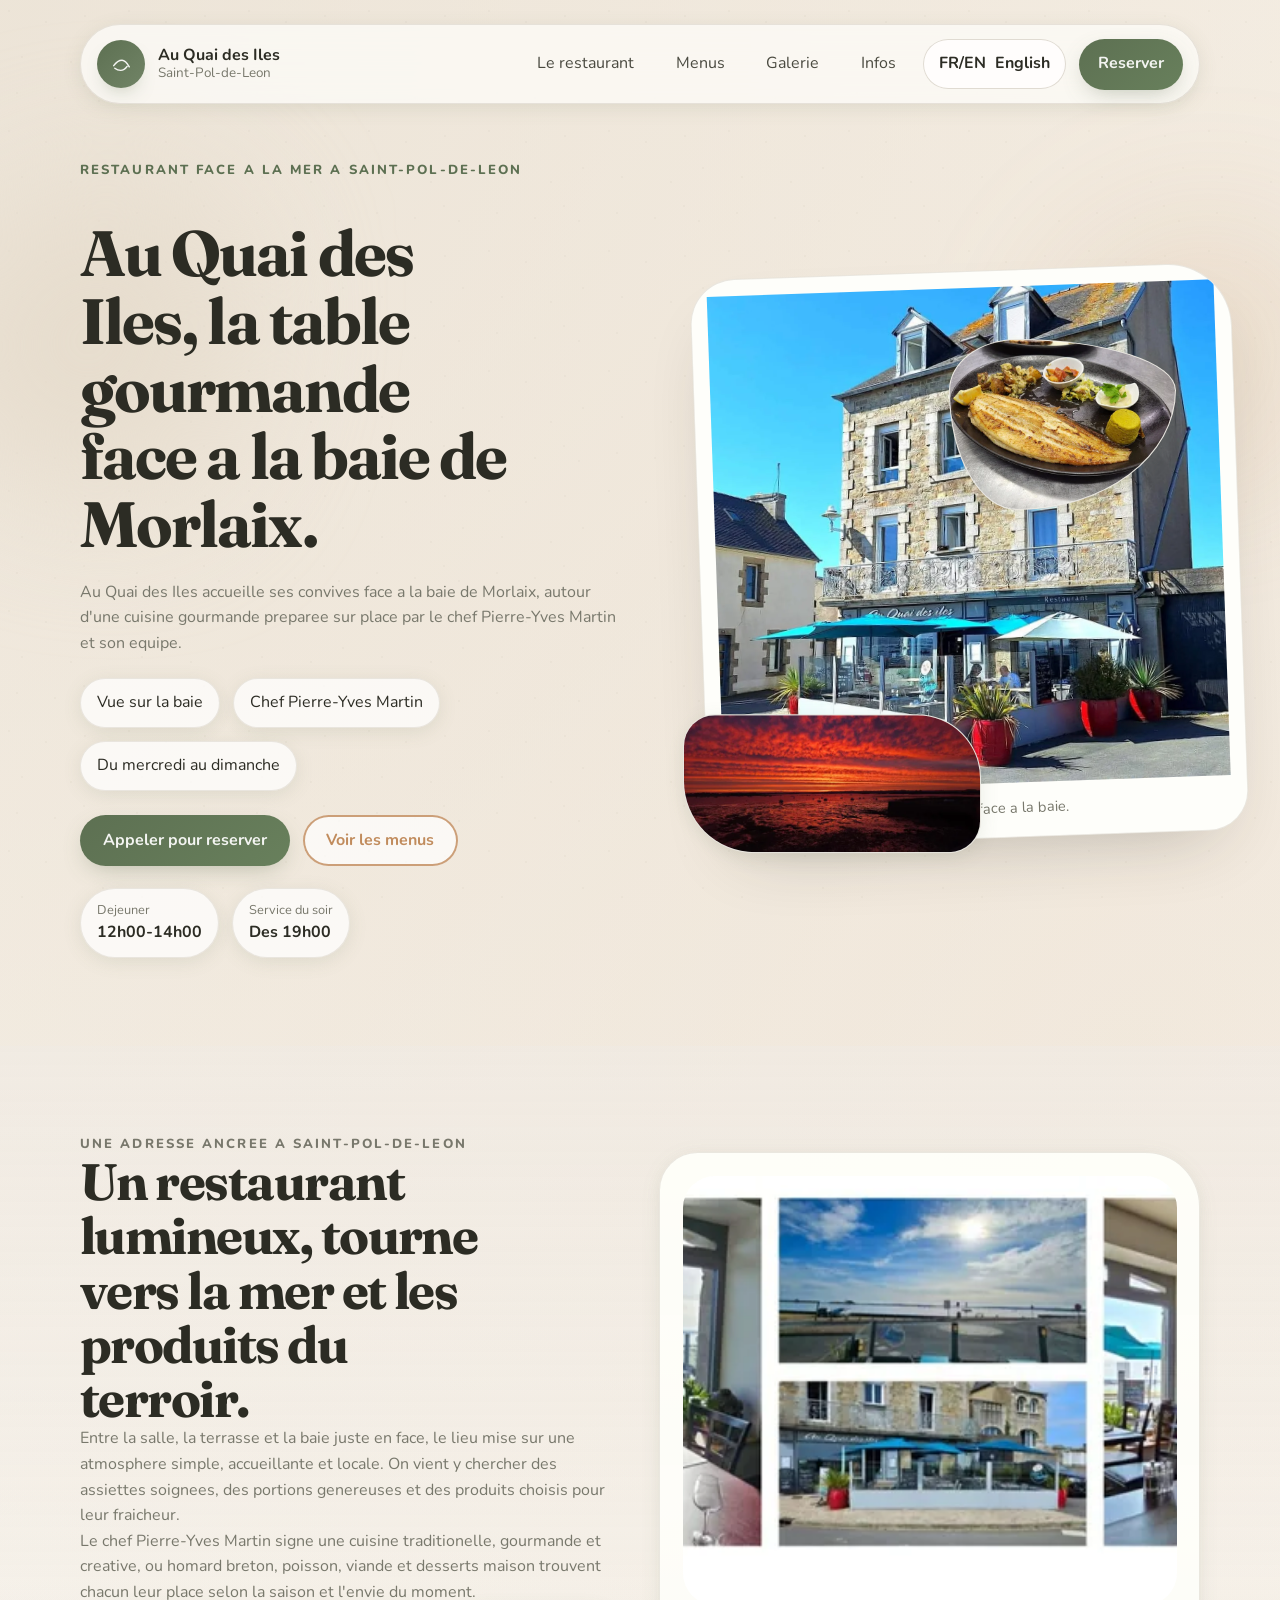
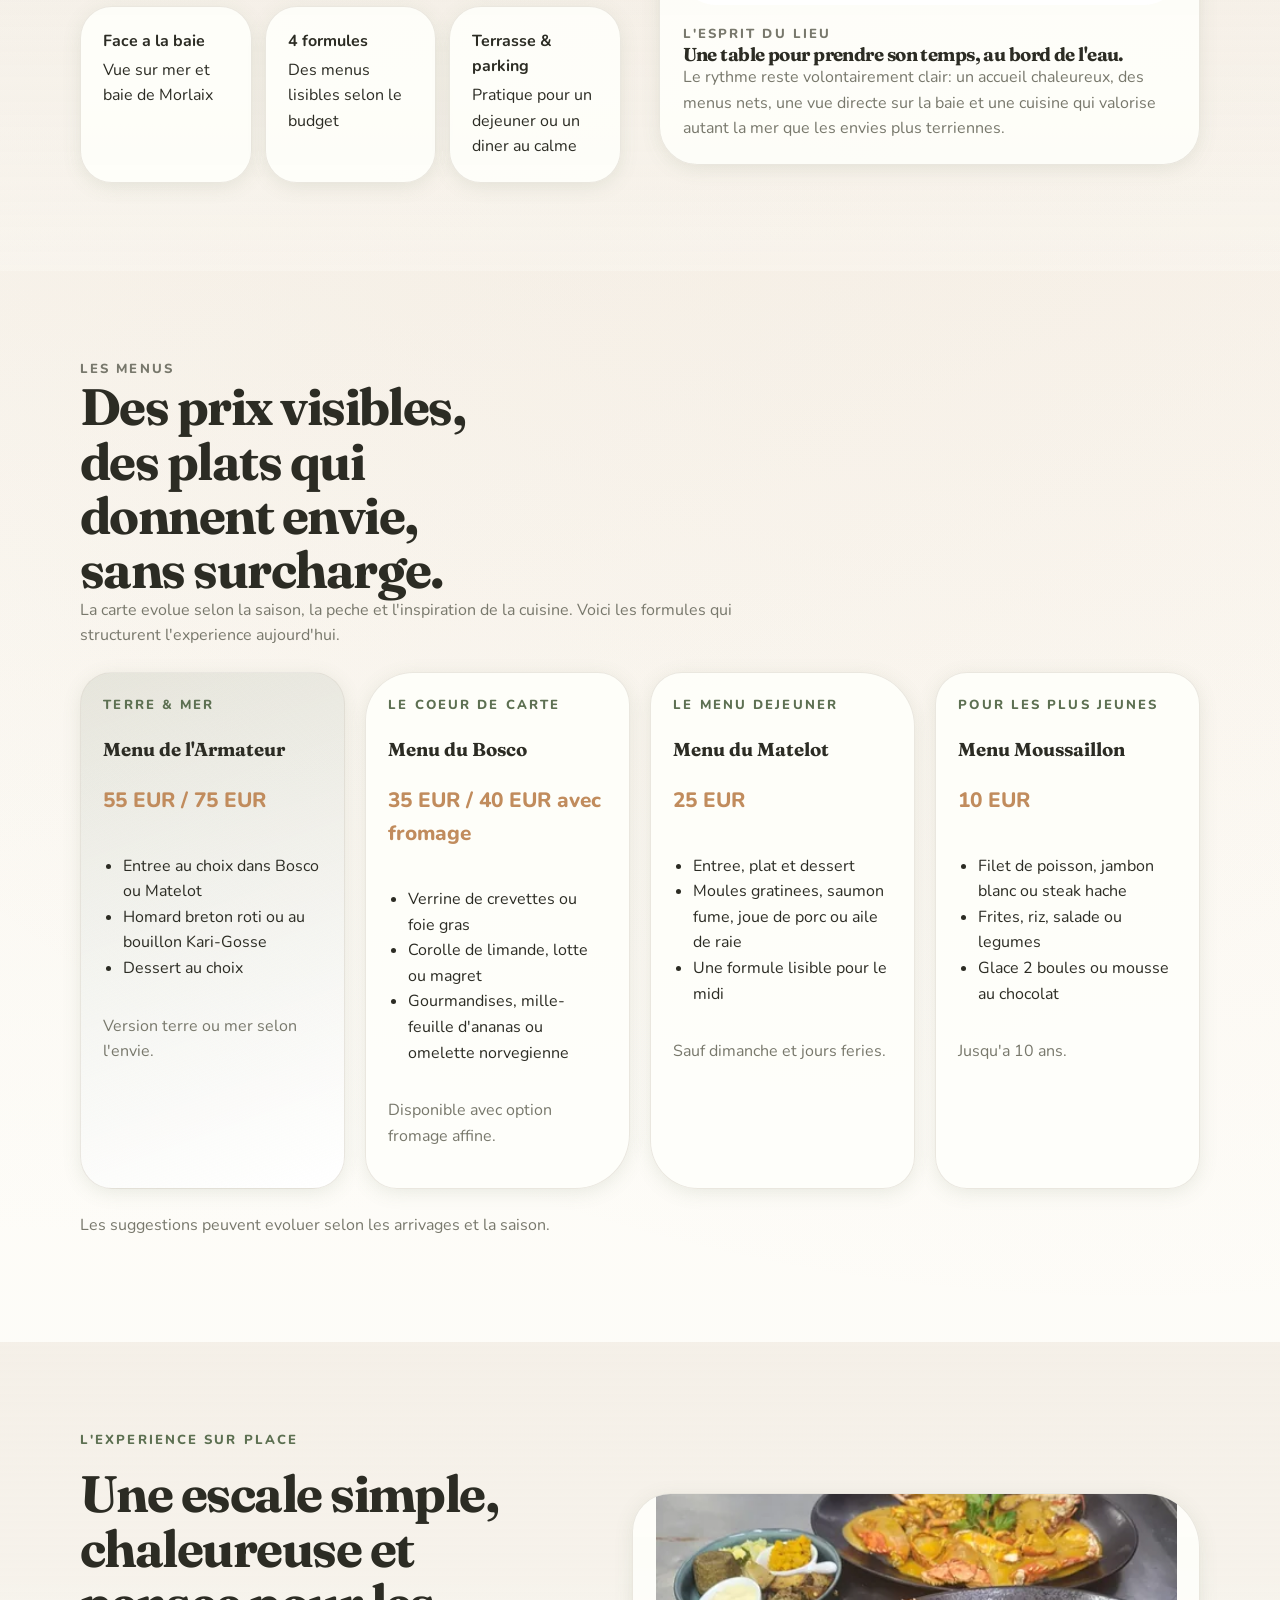
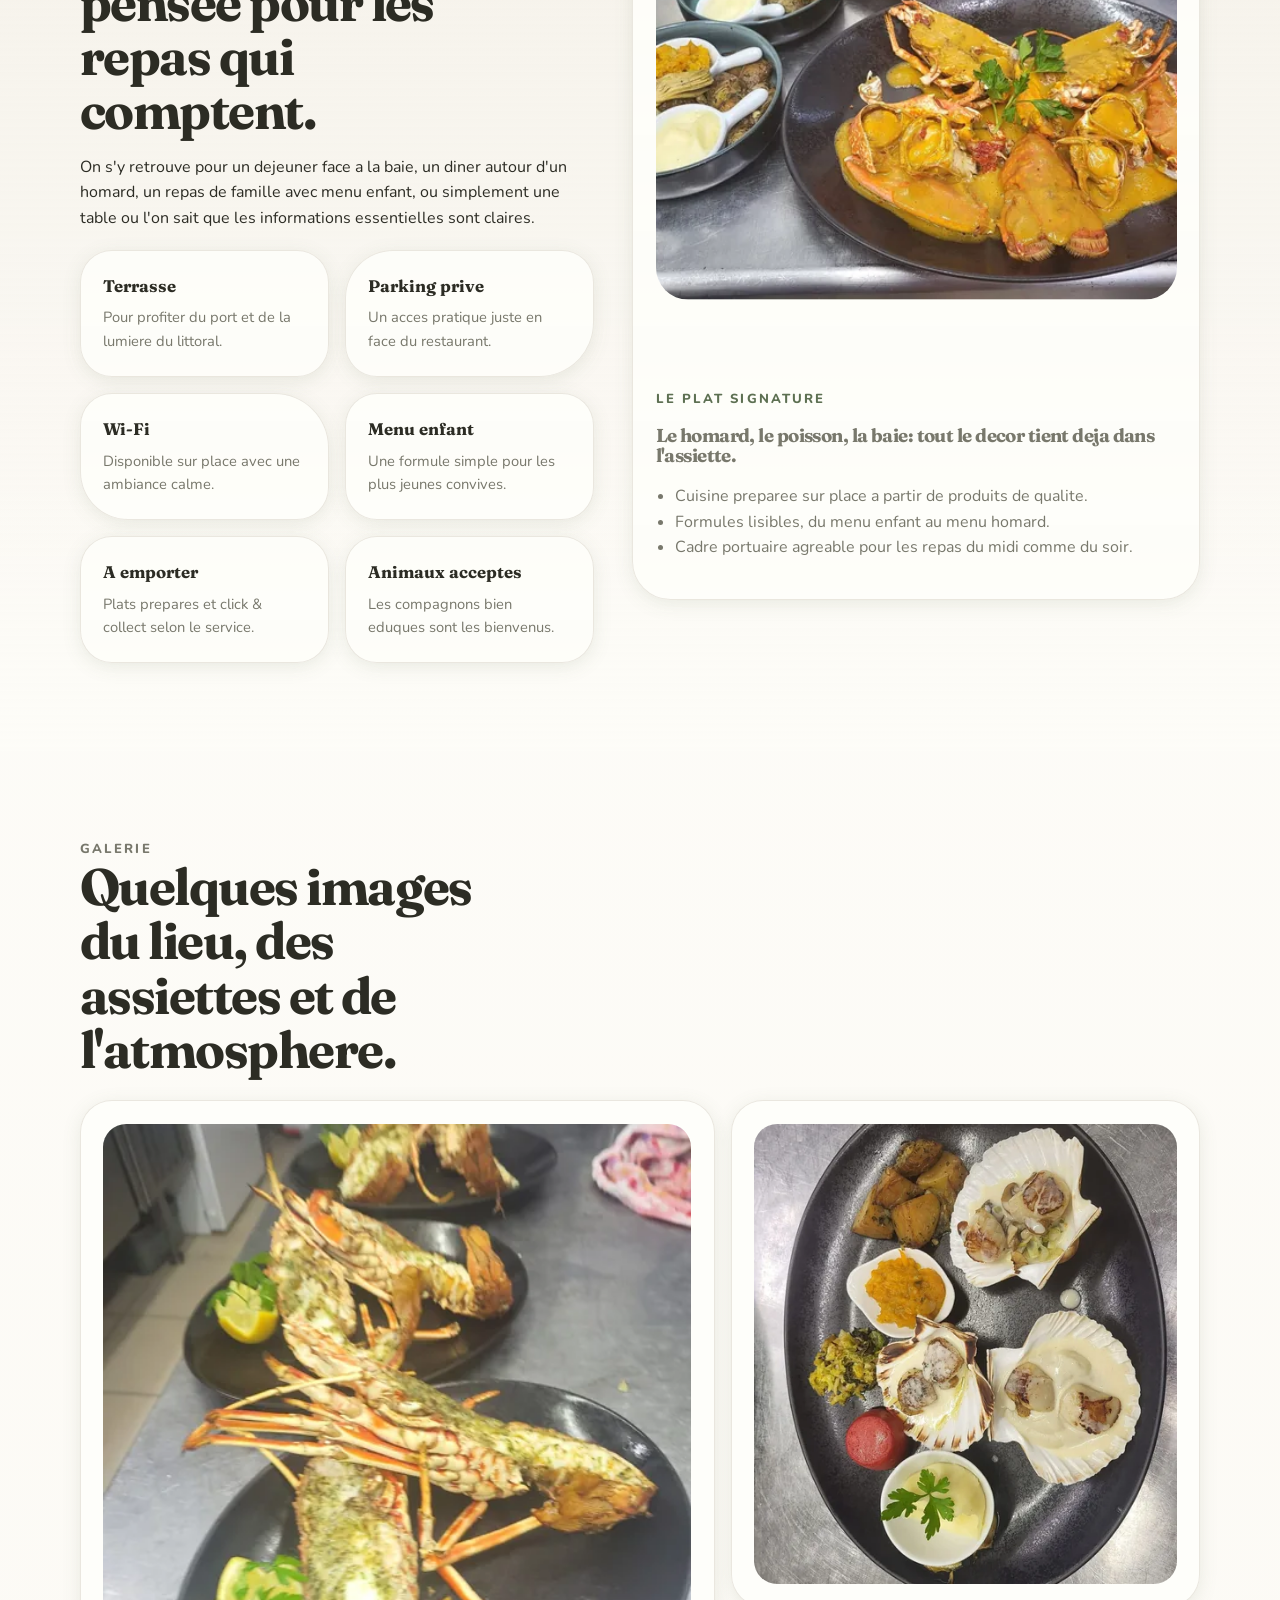
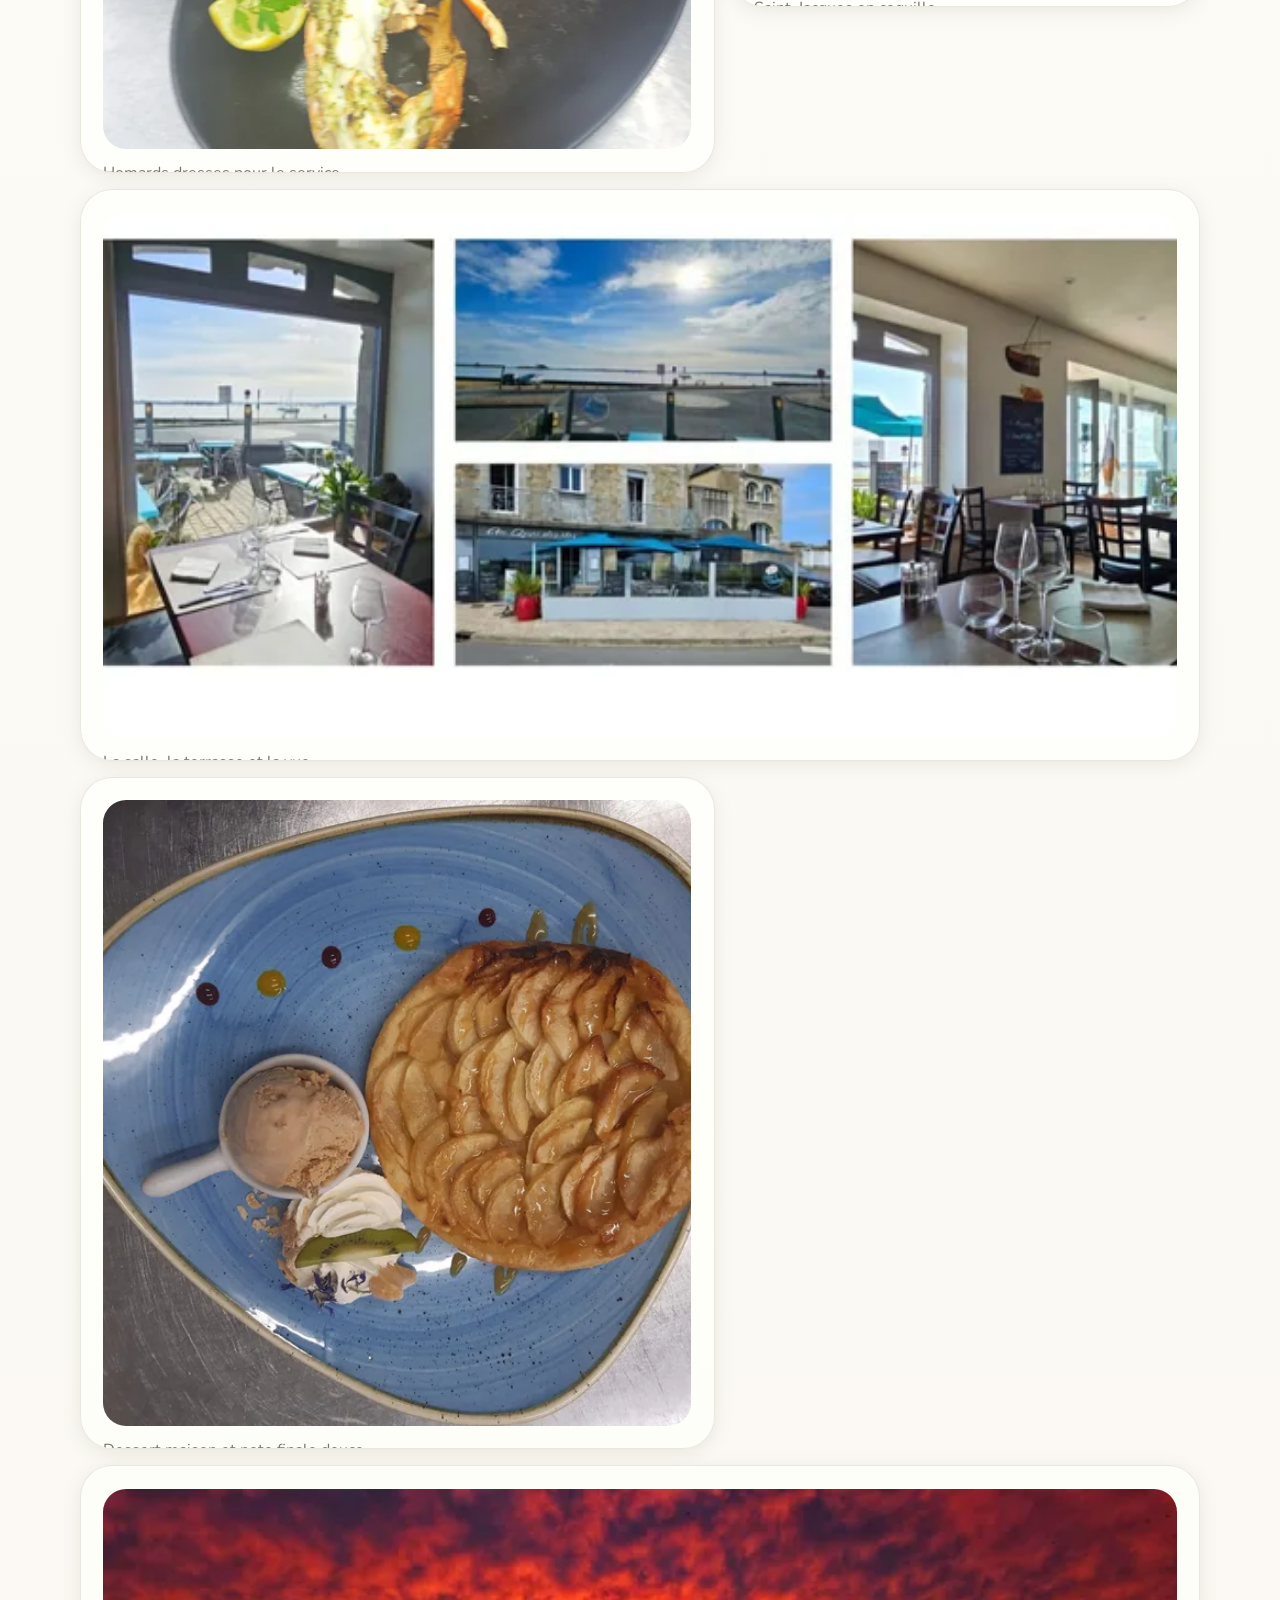
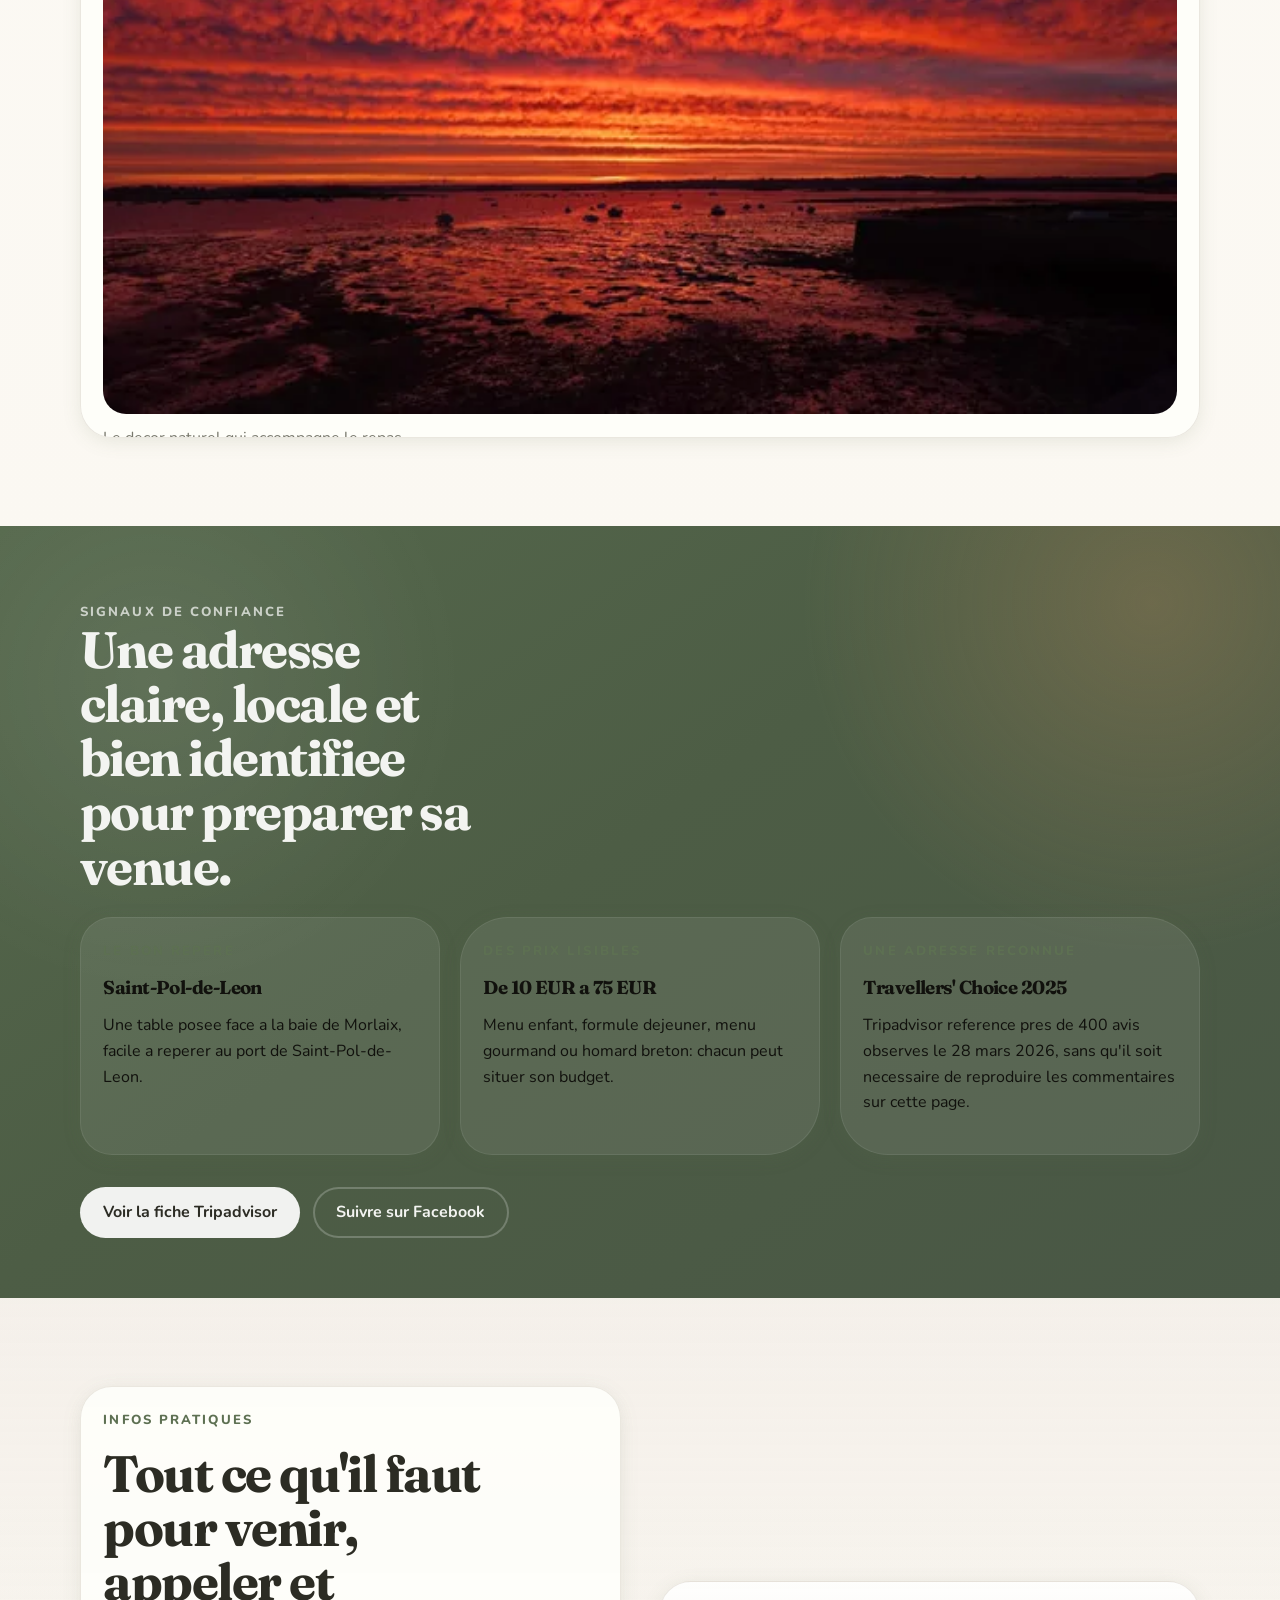
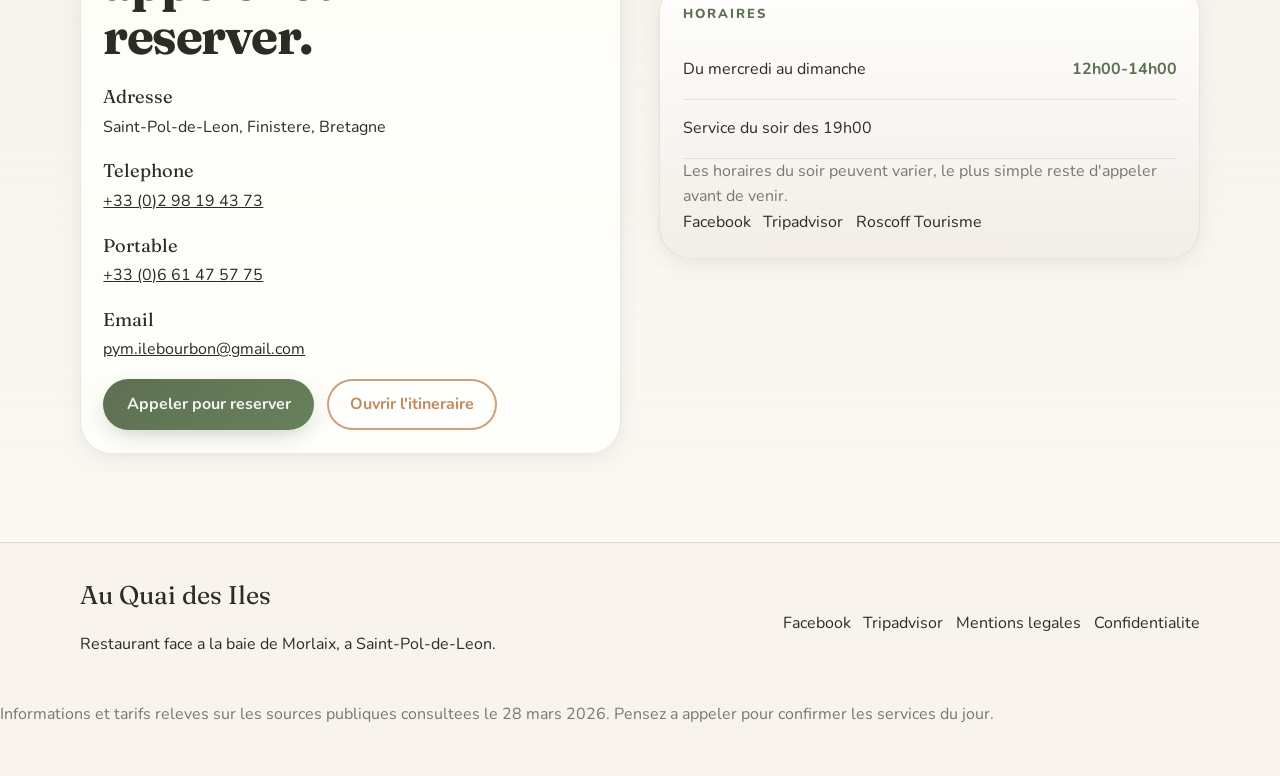
<file: index.html>
<!doctype html>
<html lang="fr">
<head>
  <meta charset="utf-8">
  <meta name="viewport" content="width=device-width, initial-scale=1">
  <title>Au Quai des Iles | Restaurant a Saint-Pol-de-Leon face a la mer</title>
  <meta name="description" content="Au Quai des Iles, restaurant a Saint-Pol-de-Leon face a la baie de Morlaix. Cuisine genereuse entre terre et mer, menus de 10 EUR a 75 EUR, terrasse et reservation par telephone.">
  <meta name="robots" content="index,follow">
  <meta name="theme-color" content="#fdfcf8">
  <link rel="canonical" href="https://auquaidesiles.fr/">

  <meta property="og:locale" content="fr_FR">
  <meta property="og:type" content="website">
  <meta property="og:title" content="Au Quai des Iles | Restaurant a Saint-Pol-de-Leon face a la mer">
  <meta property="og:description" content="Une table face a la baie de Morlaix, entre terroir et produits de la mer, avec terrasse et reservation par telephone.">
  <meta property="og:url" content="https://auquaidesiles.fr/">
  <meta property="og:site_name" content="Au Quai des Iles">
  <meta property="og:image" content="https://auquaidesiles.fr/assets/img/og-facade-1200.jpg">
  <meta property="og:image:width" content="1200">
  <meta property="og:image:height" content="1176">
  <meta property="og:image:alt" content="Facade du restaurant Au Quai des Iles a Saint-Pol-de-Leon.">

  <meta name="twitter:card" content="summary_large_image">
  <meta name="twitter:title" content="Au Quai des Iles | Restaurant a Saint-Pol-de-Leon face a la mer">
  <meta name="twitter:description" content="Cuisine entre terre et mer, vue sur la baie, menus lisibles et reservation par telephone.">
  <meta name="twitter:image" content="https://auquaidesiles.fr/assets/img/og-facade-1200.jpg">

  <link rel="icon" href="assets/icons/favicon.svg" type="image/svg+xml">
  <link rel="apple-touch-icon" href="assets/icons/apple-touch-icon.png">
  <link rel="manifest" href="site.webmanifest">

  <link rel="preconnect" href="https://fonts.googleapis.com">
  <link rel="preconnect" href="https://fonts.gstatic.com" crossorigin>
  <link href="https://fonts.googleapis.com/css2?family=Fraunces:opsz,wght@9..144,600;9..144,700&family=Nunito:wght@400;600;700&display=swap" rel="stylesheet">
  <link rel="preload" as="image" href="assets/img/facade-1080.webp" type="image/webp" fetchpriority="high">
  <link rel="stylesheet" href="styles.css">

  <script type="application/ld+json">
  {
    "@context": "https://schema.org",
    "@type": "Restaurant",
    "name": "Au Quai des Iles",
    "url": "https://auquaidesiles.fr/",
    "image": [
      "https://auquaidesiles.fr/assets/img/og-facade-1200.jpg",
      "https://auquaidesiles.fr/assets/img/grilled-fish-1440.jpg",
      "https://auquaidesiles.fr/assets/img/lobster-platter-1600.jpg"
    ],
    "description": "Restaurant a Saint-Pol-de-Leon, face a la baie de Morlaix, avec cuisine francaise entre terre et mer et reservation par telephone.",
    "telephone": "+33298194373",
    "email": "pym.ilebourbon@gmail.com",
    "servesCuisine": [
      "French cuisine",
      "European cuisine",
      "Seafood"
    ],
    "priceRange": "EUR10-EUR75",
    "address": {
      "@type": "PostalAddress",
      "addressLocality": "Saint-Pol-de-Leon",
      "postalCode": "29250",
      "addressCountry": "FR"
    },
    "sameAs": [
      "https://www.facebook.com/p/Au-Quai-des-Iles-100057615302249/",
      "https://www.tripadvisor.fr/Restaurant_Review-g660194-d3452225-Reviews-Au_Quai_Des_Iles-Saint_Pol_de_Leon_Finistere_Brittany.html"
    ],
    "award": "Tripadvisor Travellers' Choice 2025",
    "menu": "https://auquaidesiles.fr/#menus",
    "openingHoursSpecification": [
      {
        "@type": "OpeningHoursSpecification",
        "dayOfWeek": [
          "Wednesday",
          "Thursday",
          "Friday",
          "Saturday",
          "Sunday"
        ],
        "opens": "12:00",
        "closes": "14:00"
      }
    ]
  }
  </script>
  <script defer src="script.js"></script>
</head>
<body>
  <a class="skip-link" href="#contenu">Aller au contenu principal</a>

  <div class="page-shell">
    <header class="site-header" id="accueil">
      <nav class="top-nav" role="navigation" aria-label="Navigation principale">
        <a class="brand" href="#accueil" aria-label="Retour en haut de page">
          <span class="brand-mark" aria-hidden="true">
            <svg viewBox="0 0 64 64" focusable="false" aria-hidden="true">
              <path d="M13 35c7-10 15-15 23-15 8 0 13 6 20 18" fill="none" stroke="currentColor" stroke-linecap="round" stroke-linejoin="round" stroke-width="4"/>
              <path d="M16 42c5 4 10 6 16 6 8 0 13-4 18-11" fill="none" stroke="currentColor" stroke-linecap="round" stroke-linejoin="round" stroke-width="4"/>
            </svg>
          </span>
          <span class="brand-copy">
            <strong>Au Quai des Iles</strong>
            <span>Saint-Pol-de-Leon</span>
          </span>
        </a>

        <div class="nav-cluster">
          <button class="nav-toggle" id="nav-toggle" type="button" aria-controls="primary-menu" aria-expanded="false" aria-label="Ouvrir le menu">
            <span aria-hidden="true">
              <svg viewBox="0 0 24 24" focusable="false">
                <path d="M4 7h16M4 12h16M4 17h16" fill="none" stroke="currentColor" stroke-linecap="round" stroke-width="2"/>
              </svg>
            </span>
            <span>Menu</span>
          </button>

          <div class="nav-panel" id="primary-menu">
            <a href="#restaurant" data-i18n="nav.restaurant">Le restaurant</a>
            <a href="#menus" data-i18n="nav.menus">Menus</a>
            <a href="#galerie" data-i18n="nav.gallery">Galerie</a>
            <a href="#infos" data-i18n="nav.info">Infos</a>
            <div class="nav-panel-actions">
              <button class="lang-toggle nav-panel-lang" id="nav-panel-lang" type="button" aria-label="Afficher la version anglaise">
                <span aria-hidden="true">FR/EN</span>
                <span data-i18n="actions.language">English</span>
              </button>
              <a class="button button-primary nav-panel-reserve" href="tel:+33298194373" data-i18n="actions.reserve">Reserver</a>
            </div>
          </div>

          <button class="lang-toggle" id="lang-toggle" type="button" aria-label="Afficher la version anglaise">
            <span aria-hidden="true">FR/EN</span>
            <span data-i18n="actions.language">English</span>
          </button>

          <a class="button button-primary button-compact" href="tel:+33298194373" data-i18n="actions.reserve">Reserver</a>
        </div>
      </nav>

      <section class="hero section">
        <div class="ambient ambient-one" aria-hidden="true"></div>
        <div class="ambient ambient-two" aria-hidden="true"></div>

        <div class="container hero-grid">
          <div class="hero-copy reveal">
            <p class="eyebrow" data-i18n="hero.kicker">Restaurant face a la mer a Saint-Pol-de-Leon</p>
            <h1 data-i18n="hero.title">Au Quai des Iles, la table gourmande face a la baie de Morlaix.</h1>
            <p class="hero-text" data-i18n="hero.text">Au Quai des Iles accueille ses convives face a la baie de Morlaix, autour d'une cuisine gourmande preparee sur place par le chef Pierre-Yves Martin et son equipe.</p>

            <div class="hero-badges" aria-label="Points forts">
              <span class="badge" data-i18n="hero.badge1">Vue sur la baie</span>
              <span class="badge" data-i18n="hero.badge2">Chef Pierre-Yves Martin</span>
              <span class="badge" data-i18n="hero.badge3">Du mercredi au dimanche</span>
            </div>

            <div class="hero-actions">
              <a class="button button-primary" href="tel:+33298194373" data-i18n="actions.call">Appeler pour reserver</a>
              <a class="button button-outline" href="#menus" data-i18n="actions.viewMenu">Voir les menus</a>
            </div>

            <div class="hero-notes">
              <div class="note-pill">
                <span class="note-label" data-i18n="hours.lunchLabel">Dejeuner</span>
                <strong data-i18n="hours.lunchValue">12h00-14h00</strong>
              </div>
              <div class="note-pill">
                <span class="note-label" data-i18n="hours.dinnerLabel">Service du soir</span>
                <strong data-i18n="hours.dinnerValue">Des 19h00</strong>
              </div>
            </div>
          </div>

          <div class="hero-visual reveal">
            <figure class="photo-card photo-card-main parallax" data-speed="0.045">
              <picture>
                <source type="image/webp" srcset="assets/img/facade-640.webp 640w, assets/img/facade-960.webp 960w, assets/img/facade-1080.webp 1080w" sizes="(min-width: 1024px) 34rem, (min-width: 768px) 45vw, 86vw">
                <img src="assets/img/facade-960.jpg" srcset="assets/img/facade-640.jpg 640w, assets/img/facade-960.jpg 960w, assets/img/facade-1080.jpg 1080w" sizes="(min-width: 1024px) 34rem, (min-width: 768px) 45vw, 86vw" width="1080" height="1058" alt="Facade du restaurant Au Quai des Iles a Saint-Pol-de-Leon." fetchpriority="high">
              </picture>
              <figcaption data-i18n="gallery.captions.0">La terrasse et l'adresse du restaurant face a la baie.</figcaption>
            </figure>

            <figure class="photo-card photo-card-side">
              <picture>
                <source type="image/webp" srcset="assets/img/grilled-fish-640.webp 640w, assets/img/grilled-fish-1024.webp 1024w, assets/img/grilled-fish-1440.webp 1440w" sizes="(min-width: 1024px) 17rem, 42vw">
                <img src="assets/img/grilled-fish-1024.jpg" srcset="assets/img/grilled-fish-640.jpg 640w, assets/img/grilled-fish-1024.jpg 1024w, assets/img/grilled-fish-1440.jpg 1440w" sizes="(min-width: 1024px) 17rem, 42vw" width="1024" height="768" alt="Poisson grille servi avec legumes et accompagnements." loading="lazy" decoding="async">
              </picture>
            </figure>

            <figure class="photo-card photo-card-wide parallax" data-speed="0.03">
              <picture>
                <source type="image/webp" srcset="assets/img/sunset-bay-640.webp 640w, assets/img/sunset-bay-1280.webp 1280w, assets/img/sunset-bay-1920.webp 1920w" sizes="(min-width: 1024px) 20rem, 70vw">
                <img src="assets/img/sunset-bay-1280.jpg" srcset="assets/img/sunset-bay-640.jpg 640w, assets/img/sunset-bay-1280.jpg 1280w, assets/img/sunset-bay-1920.jpg 1920w" sizes="(min-width: 1024px) 20rem, 70vw" width="1280" height="591" alt="Coucher de soleil sur la baie de Morlaix face au restaurant." loading="lazy" decoding="async">
              </picture>
            </figure>
          </div>
        </div>
      </section>
    </header>

    <main id="contenu">
      <section class="section section-soft" id="restaurant">
        <div class="container split-layout">
          <div class="section-copy reveal">
            <p class="eyebrow" data-i18n="about.kicker">Une adresse ancree a Saint-Pol-de-Leon</p>
            <h2 data-i18n="about.title">Un restaurant lumineux, tourne vers la mer et les produits du terroir.</h2>
            <p data-i18n="about.text1">Entre la salle, la terrasse et la baie juste en face, le lieu mise sur une atmosphere simple, accueillante et locale. On vient y chercher des assiettes soignees, des portions genereuses et des produits choisis pour leur fraicheur.</p>
            <p data-i18n="about.text2">Le chef Pierre-Yves Martin signe une cuisine traditionelle, gourmande et creative, ou homard breton, poisson, viande et desserts maison trouvent chacun leur place selon la saison et l'envie du moment.</p>

            <div class="fact-strip" aria-label="Informations cles">
              <article class="fact-pill">
                <strong data-i18n="about.fact1Value">Face a la baie</strong>
                <span data-i18n="about.fact1Label">Vue sur mer et baie de Morlaix</span>
              </article>
              <article class="fact-pill">
                <strong data-i18n="about.fact2Value">4 formules</strong>
                <span data-i18n="about.fact2Label">Des menus lisibles selon le budget</span>
              </article>
              <article class="fact-pill">
                <strong data-i18n="about.fact3Value">Terrasse & parking</strong>
                <span data-i18n="about.fact3Label">Pratique pour un dejeuner ou un diner au calme</span>
              </article>
            </div>
          </div>

          <div class="experience-card reveal">
            <figure class="experience-figure">
              <picture>
                <source type="image/webp" srcset="assets/img/dining-room-640.webp 640w, assets/img/dining-room-1280.webp 1280w, assets/img/dining-room-1920.webp 1920w" sizes="(min-width: 1024px) 34rem, 88vw">
                <img src="assets/img/dining-room-1280.jpg" srcset="assets/img/dining-room-640.jpg 640w, assets/img/dining-room-1280.jpg 1280w, assets/img/dining-room-1920.jpg 1920w" sizes="(min-width: 1024px) 34rem, 88vw" width="1280" height="552" alt="Salle lumineuse, terrasse et vue mer du restaurant." loading="lazy" decoding="async">
              </picture>
            </figure>
            <div class="experience-copy">
              <p class="card-kicker" data-i18n="about.cardKicker">L'esprit du lieu</p>
              <h3 data-i18n="about.cardTitle">Une table pour prendre son temps, au bord de l'eau.</h3>
              <p data-i18n="about.cardText">Le rythme reste volontairement clair: un accueil chaleureux, des menus nets, une vue directe sur la baie et une cuisine qui valorise autant la mer que les envies plus terriennes.</p>
            </div>
          </div>
        </div>
      </section>

      <section class="section" id="menus">
        <div class="container">
          <div class="section-heading reveal">
            <p class="eyebrow" data-i18n="menus.kicker">Les menus</p>
            <h2 data-i18n="menus.title">Des prix visibles, des plats qui donnent envie, sans surcharge.</h2>
            <p data-i18n="menus.intro">La carte evolue selon la saison, la peche et l'inspiration de la cuisine. Voici les formules qui structurent l'experience aujourd'hui.</p>
          </div>

          <div class="menu-grid reveal">
            <article class="menu-card menu-card-featured" data-menu-card="0">
              <div class="menu-head">
                <p class="menu-kicker" data-menu-subtitle>Terre & mer</p>
                <h3 data-menu-name>Menu de l'Armateur</h3>
                <p class="menu-price" data-menu-price>55 EUR / 75 EUR</p>
              </div>
              <ul class="menu-list">
                <li>Entree au choix dans Bosco ou Matelot</li>
                <li>Homard breton roti ou au bouillon Kari-Gosse</li>
                <li>Dessert au choix</li>
              </ul>
              <p class="menu-note" data-menu-condition>Version terre ou mer selon l'envie.</p>
            </article>

            <article class="menu-card" data-menu-card="1">
              <div class="menu-head">
                <p class="menu-kicker" data-menu-subtitle>Le coeur de carte</p>
                <h3 data-menu-name>Menu du Bosco</h3>
                <p class="menu-price" data-menu-price>35 EUR / 40 EUR avec fromage</p>
              </div>
              <ul class="menu-list">
                <li>Verrine de crevettes ou foie gras</li>
                <li>Corolle de limande, lotte ou magret</li>
                <li>Gourmandises, mille-feuille d'ananas ou omelette norvegienne</li>
              </ul>
              <p class="menu-note" data-menu-condition>Disponible avec option fromage affine.</p>
            </article>

            <article class="menu-card" data-menu-card="2">
              <div class="menu-head">
                <p class="menu-kicker" data-menu-subtitle>Le menu dejeuner</p>
                <h3 data-menu-name>Menu du Matelot</h3>
                <p class="menu-price" data-menu-price>25 EUR</p>
              </div>
              <ul class="menu-list">
                <li>Entree, plat et dessert</li>
                <li>Moules gratinees, saumon fume, joue de porc ou aile de raie</li>
                <li>Une formule lisible pour le midi</li>
              </ul>
              <p class="menu-note" data-menu-condition>Sauf dimanche et jours feries.</p>
            </article>

            <article class="menu-card" data-menu-card="3">
              <div class="menu-head">
                <p class="menu-kicker" data-menu-subtitle>Pour les plus jeunes</p>
                <h3 data-menu-name>Menu Moussaillon</h3>
                <p class="menu-price" data-menu-price>10 EUR</p>
              </div>
              <ul class="menu-list">
                <li>Filet de poisson, jambon blanc ou steak hache</li>
                <li>Frites, riz, salade ou legumes</li>
                <li>Glace 2 boules ou mousse au chocolat</li>
              </ul>
              <p class="menu-note" data-menu-condition>Jusqu'a 10 ans.</p>
            </article>
          </div>

          <p class="section-footnote reveal" data-i18n="menus.footnote">Les suggestions peuvent evoluer selon les arrivages et la saison.</p>
        </div>
      </section>

      <section class="section section-tinted">
        <div class="container split-layout split-layout-reverse">
          <div class="experience-highlight reveal">
            <p class="eyebrow" data-i18n="experience.kicker">L'experience sur place</p>
            <h2 data-i18n="experience.title">Une escale simple, chaleureuse et pensee pour les repas qui comptent.</h2>
            <p data-i18n="experience.text">On s'y retrouve pour un dejeuner face a la baie, un diner autour d'un homard, un repas de famille avec menu enfant, ou simplement une table ou l'on sait que les informations essentielles sont claires.</p>

            <div class="service-grid" id="service-grid">
              <article class="service-card">
                <h3>Terrasse</h3>
                <p>Pour profiter du port et de la lumiere du littoral.</p>
              </article>
              <article class="service-card">
                <h3>Parking prive</h3>
                <p>Un acces pratique juste en face du restaurant.</p>
              </article>
              <article class="service-card">
                <h3>Wi-Fi</h3>
                <p>Disponible sur place avec une ambiance calme.</p>
              </article>
              <article class="service-card">
                <h3>Menu enfant</h3>
                <p>Une formule simple pour les plus jeunes convives.</p>
              </article>
              <article class="service-card">
                <h3>A emporter</h3>
                <p>Plats prepares et click & collect selon le service.</p>
              </article>
              <article class="service-card">
                <h3>Animaux acceptes</h3>
                <p>Les compagnons bien eduques sont les bienvenus.</p>
              </article>
            </div>
          </div>

          <aside class="feature-plate reveal">
            <figure class="feature-figure parallax" data-speed="0.025">
              <picture>
                <source type="image/webp" srcset="assets/img/lobster-platter-640.webp 640w, assets/img/lobster-platter-1280.webp 1280w, assets/img/lobster-platter-1600.webp 1600w" sizes="(min-width: 1024px) 34rem, 90vw">
                <img src="assets/img/lobster-platter-1280.jpg" srcset="assets/img/lobster-platter-640.jpg 640w, assets/img/lobster-platter-1280.jpg 1280w, assets/img/lobster-platter-1600.jpg 1600w" sizes="(min-width: 1024px) 34rem, 90vw" width="1280" height="800" alt="Plat de homard breton saucee accompagne de legumes." loading="lazy" decoding="async">
              </picture>
            </figure>
            <div class="feature-copy">
              <p class="card-kicker" data-i18n="experience.cardKicker">Le plat signature</p>
              <h3 data-i18n="experience.cardTitle">Le homard, le poisson, la baie: tout le decor tient deja dans l'assiette.</h3>
              <ul class="feature-list">
                <li data-i18n="experience.list1">Cuisine preparee sur place a partir de produits de qualite.</li>
                <li data-i18n="experience.list2">Formules lisibles, du menu enfant au menu homard.</li>
                <li data-i18n="experience.list3">Cadre portuaire agreable pour les repas du midi comme du soir.</li>
              </ul>
            </div>
          </aside>
        </div>
      </section>

      <section class="section" id="galerie">
        <div class="container">
          <div class="section-heading reveal">
            <p class="eyebrow" data-i18n="gallery.kicker">Galerie</p>
            <h2 data-i18n="gallery.title">Quelques images du lieu, des assiettes et de l'atmosphere.</h2>
          </div>

          <div class="gallery-grid reveal">
            <figure class="gallery-item gallery-item-large" data-gallery-index="1">
              <picture>
                <source type="image/webp" srcset="assets/img/lobster-gratin-480.webp 480w, assets/img/lobster-gratin-768.webp 768w, assets/img/lobster-gratin-1024.webp 1024w" sizes="(min-width: 1024px) 28rem, 88vw">
                <img src="assets/img/lobster-gratin-768.jpg" srcset="assets/img/lobster-gratin-480.jpg 480w, assets/img/lobster-gratin-768.jpg 768w, assets/img/lobster-gratin-1024.jpg 1024w" sizes="(min-width: 1024px) 28rem, 88vw" width="768" height="1024" alt="Homards dresses en cuisine avant le service." loading="lazy" decoding="async">
              </picture>
              <figcaption>Homards dresses pour le service.</figcaption>
            </figure>

            <figure class="gallery-item gallery-item-medium" data-gallery-index="2">
              <picture>
                <source type="image/webp" srcset="assets/img/scallops-480.webp 480w, assets/img/scallops-768.webp 768w, assets/img/scallops-1024.webp 1024w" sizes="(min-width: 1024px) 18rem, 42vw">
                <img src="assets/img/scallops-768.jpg" srcset="assets/img/scallops-480.jpg 480w, assets/img/scallops-768.jpg 768w, assets/img/scallops-1024.jpg 1024w" sizes="(min-width: 1024px) 18rem, 42vw" width="768" height="1024" alt="Saint-Jacques servies en coquille." loading="lazy" decoding="async">
              </picture>
              <figcaption>Saint-Jacques en coquille.</figcaption>
            </figure>

            <figure class="gallery-item gallery-item-wide" data-gallery-index="3">
              <picture>
                <source type="image/webp" srcset="assets/img/dining-room-640.webp 640w, assets/img/dining-room-1280.webp 1280w, assets/img/dining-room-1920.webp 1920w" sizes="(min-width: 1024px) 38rem, 88vw">
                <img src="assets/img/dining-room-1280.jpg" srcset="assets/img/dining-room-640.jpg 640w, assets/img/dining-room-1280.jpg 1280w, assets/img/dining-room-1920.jpg 1920w" sizes="(min-width: 1024px) 38rem, 88vw" width="1280" height="552" alt="Salle et terrasse du restaurant face a la mer." loading="lazy" decoding="async">
              </picture>
              <figcaption>La salle, la terrasse et la vue.</figcaption>
            </figure>

            <figure class="gallery-item gallery-item-medium" data-gallery-index="4">
              <picture>
                <source type="image/webp" srcset="assets/img/apple-tart-640.webp 640w, assets/img/apple-tart-1024.webp 1024w, assets/img/apple-tart-1440.webp 1440w" sizes="(min-width: 1024px) 18rem, 42vw">
                <img src="assets/img/apple-tart-1024.jpg" srcset="assets/img/apple-tart-640.jpg 640w, assets/img/apple-tart-1024.jpg 1024w, assets/img/apple-tart-1440.jpg 1440w" sizes="(min-width: 1024px) 18rem, 42vw" width="1024" height="912" alt="Tarte aux pommes servie avec glace caramel." loading="lazy" decoding="async">
              </picture>
              <figcaption>Dessert maison et note finale douce.</figcaption>
            </figure>

            <figure class="gallery-item gallery-item-wide" data-gallery-index="5">
              <picture>
                <source type="image/webp" srcset="assets/img/sunset-bay-640.webp 640w, assets/img/sunset-bay-1280.webp 1280w, assets/img/sunset-bay-1920.webp 1920w" sizes="(min-width: 1024px) 38rem, 88vw">
                <img src="assets/img/sunset-bay-1280.jpg" srcset="assets/img/sunset-bay-640.jpg 640w, assets/img/sunset-bay-1280.jpg 1280w, assets/img/sunset-bay-1920.jpg 1920w" sizes="(min-width: 1024px) 38rem, 88vw" width="1280" height="591" alt="Baie de Morlaix au coucher du soleil." loading="lazy" decoding="async">
              </picture>
              <figcaption>Le decor naturel qui accompagne le repas.</figcaption>
            </figure>
          </div>
        </div>
      </section>

      <section class="section section-contrast">
        <div class="container">
          <div class="section-heading reveal section-heading-light">
            <p class="eyebrow eyebrow-light" data-i18n="trust.kicker">Signaux de confiance</p>
            <h2 data-i18n="trust.title">Une adresse claire, locale et bien identifiee pour preparer sa venue.</h2>
          </div>

          <div class="trust-grid reveal">
            <article class="trust-card" data-trust-card="0">
              <p class="trust-label" data-trust-label>Le bon repere</p>
                <h3 data-trust-title>Saint-Pol-de-Leon</h3>
              <p data-trust-text>Une table posee face a la baie de Morlaix, facile a reperer au port de Saint-Pol-de-Leon.</p>
            </article>
            <article class="trust-card" data-trust-card="1">
              <p class="trust-label" data-trust-label>Des prix lisibles</p>
              <h3 data-trust-title>De 10 EUR a 75 EUR</h3>
              <p data-trust-text>Menu enfant, formule dejeuner, menu gourmand ou homard breton: chacun peut situer son budget.</p>
            </article>
            <article class="trust-card" data-trust-card="2">
              <p class="trust-label" data-trust-label>Une adresse reconnue</p>
              <h3 data-trust-title>Travellers' Choice 2025</h3>
              <p data-trust-text>Tripadvisor reference pres de 400 avis observes le 28 mars 2026, sans qu'il soit necessaire de reproduire les commentaires sur cette page.</p>
            </article>
          </div>

          <div class="trust-actions reveal">
            <a class="button button-light" href="https://www.tripadvisor.fr/Restaurant_Review-g660194-d3452225-Reviews-Au_Quai_Des_Iles-Saint_Pol_de_Leon_Finistere_Brittany.html" target="_blank" rel="noopener noreferrer" data-i18n="trust.tripadvisor">Voir la fiche Tripadvisor</a>
            <a class="button button-light button-light-secondary" href="https://www.facebook.com/p/Au-Quai-des-Iles-100057615302249/" target="_blank" rel="noopener noreferrer" data-i18n="trust.facebook">Suivre sur Facebook</a>
          </div>
        </div>
      </section>

      <section class="section section-soft" id="infos">
        <div class="container info-layout">
          <div class="info-card reveal">
            <p class="eyebrow" data-i18n="info.kicker">Infos pratiques</p>
            <h2 data-i18n="info.title">Tout ce qu'il faut pour venir, appeler et reserver.</h2>

            <dl class="info-list">
              <div>
                <dt data-i18n="info.addressLabel">Adresse</dt>
                <dd>Saint-Pol-de-Leon, Finistere, Bretagne</dd>
              </div>
              <div>
                <dt data-i18n="info.phoneLabel">Telephone</dt>
                <dd><a href="tel:+33298194373">+33 (0)2 98 19 43 73</a></dd>
              </div>
              <div>
                <dt data-i18n="info.mobileLabel">Portable</dt>
                <dd><a href="tel:+33661475775">+33 (0)6 61 47 57 75</a></dd>
              </div>
              <div>
                <dt data-i18n="info.emailLabel">Email</dt>
                <dd><a href="mailto:pym.ilebourbon@gmail.com">pym.ilebourbon@gmail.com</a></dd>
              </div>
            </dl>

            <div class="info-actions">
              <a class="button button-primary" href="tel:+33298194373" data-i18n="actions.call">Appeler pour reserver</a>
              <a class="button button-outline" href="https://www.google.com/maps/search/?api=1&query=Au+Quai+des+Iles+Saint-Pol-de-Leon" target="_blank" rel="noopener noreferrer" data-i18n="actions.route">Ouvrir l'itineraire</a>
            </div>
          </div>

          <aside class="hours-card reveal">
            <p class="card-kicker" data-i18n="info.hoursKicker">Horaires</p>
            <div class="hours-row">
              <span data-i18n="info.days">Du mercredi au dimanche</span>
              <strong data-i18n="hours.lunchValue">12h00-14h00</strong>
            </div>
            <div class="hours-row">
              <span data-i18n="info.eveningService">Service du soir des 19h00</span>
            </div>
            <p class="hours-note" data-i18n="info.note">Les horaires du soir peuvent varier, le plus simple reste d'appeler avant de venir.</p>
            <p class="hours-note is-hidden" id="annual-closure"></p>

            <div class="hours-links">
              <a href="https://www.facebook.com/p/Au-Quai-des-Iles-100057615302249/" target="_blank" rel="noopener noreferrer">Facebook</a>
              <a href="https://www.tripadvisor.fr/Restaurant_Review-g660194-d3452225-Reviews-Au_Quai_Des_Iles-Saint_Pol_de_Leon_Finistere_Brittany.html" target="_blank" rel="noopener noreferrer">Tripadvisor</a>
              <a href="https://www.roscoff-tourisme.com/fr/fiche/restauration/au-quai-des-iles-saint-pol-de-leon_TFORESBRE029V50CY5A/" target="_blank" rel="noopener noreferrer" data-i18n="info.tourism">Roscoff Tourisme</a>
              <span class="is-hidden" id="google-business-slot"></span>
            </div>
          </aside>
        </div>
      </section>
    </main>

    <footer class="site-footer">
      <div class="container footer-layout">
        <div>
          <p class="footer-brand">Au Quai des Iles</p>
          <p data-i18n="footer.tagline">Restaurant face a la baie de Morlaix, a Saint-Pol-de-Leon.</p>
        </div>
        <div class="footer-links">
          <a href="https://www.facebook.com/p/Au-Quai-des-Iles-100057615302249/" target="_blank" rel="noopener noreferrer">Facebook</a>
          <a href="https://www.tripadvisor.fr/Restaurant_Review-g660194-d3452225-Reviews-Au_Quai_Des_Iles-Saint_Pol_de_Leon_Finistere_Brittany.html" target="_blank" rel="noopener noreferrer">Tripadvisor</a>
          <a href="mentions-legales.html" data-i18n="footer.legal">Mentions legales</a>
          <a href="confidentialite.html" data-i18n="footer.privacy">Confidentialite</a>
          <span class="is-hidden" id="google-business-footer"></span>
        </div>
      </div>
      <div class="container footer-meta">
        <p data-i18n="footer.meta">Informations et tarifs releves sur les sources publiques consultees le 28 mars 2026. Pensez a appeler pour confirmer les services du jour.</p>
      </div>
    </footer>
  </div>

  <div id="cookie-consent-hook" hidden></div>
</body>
</html>
</file>
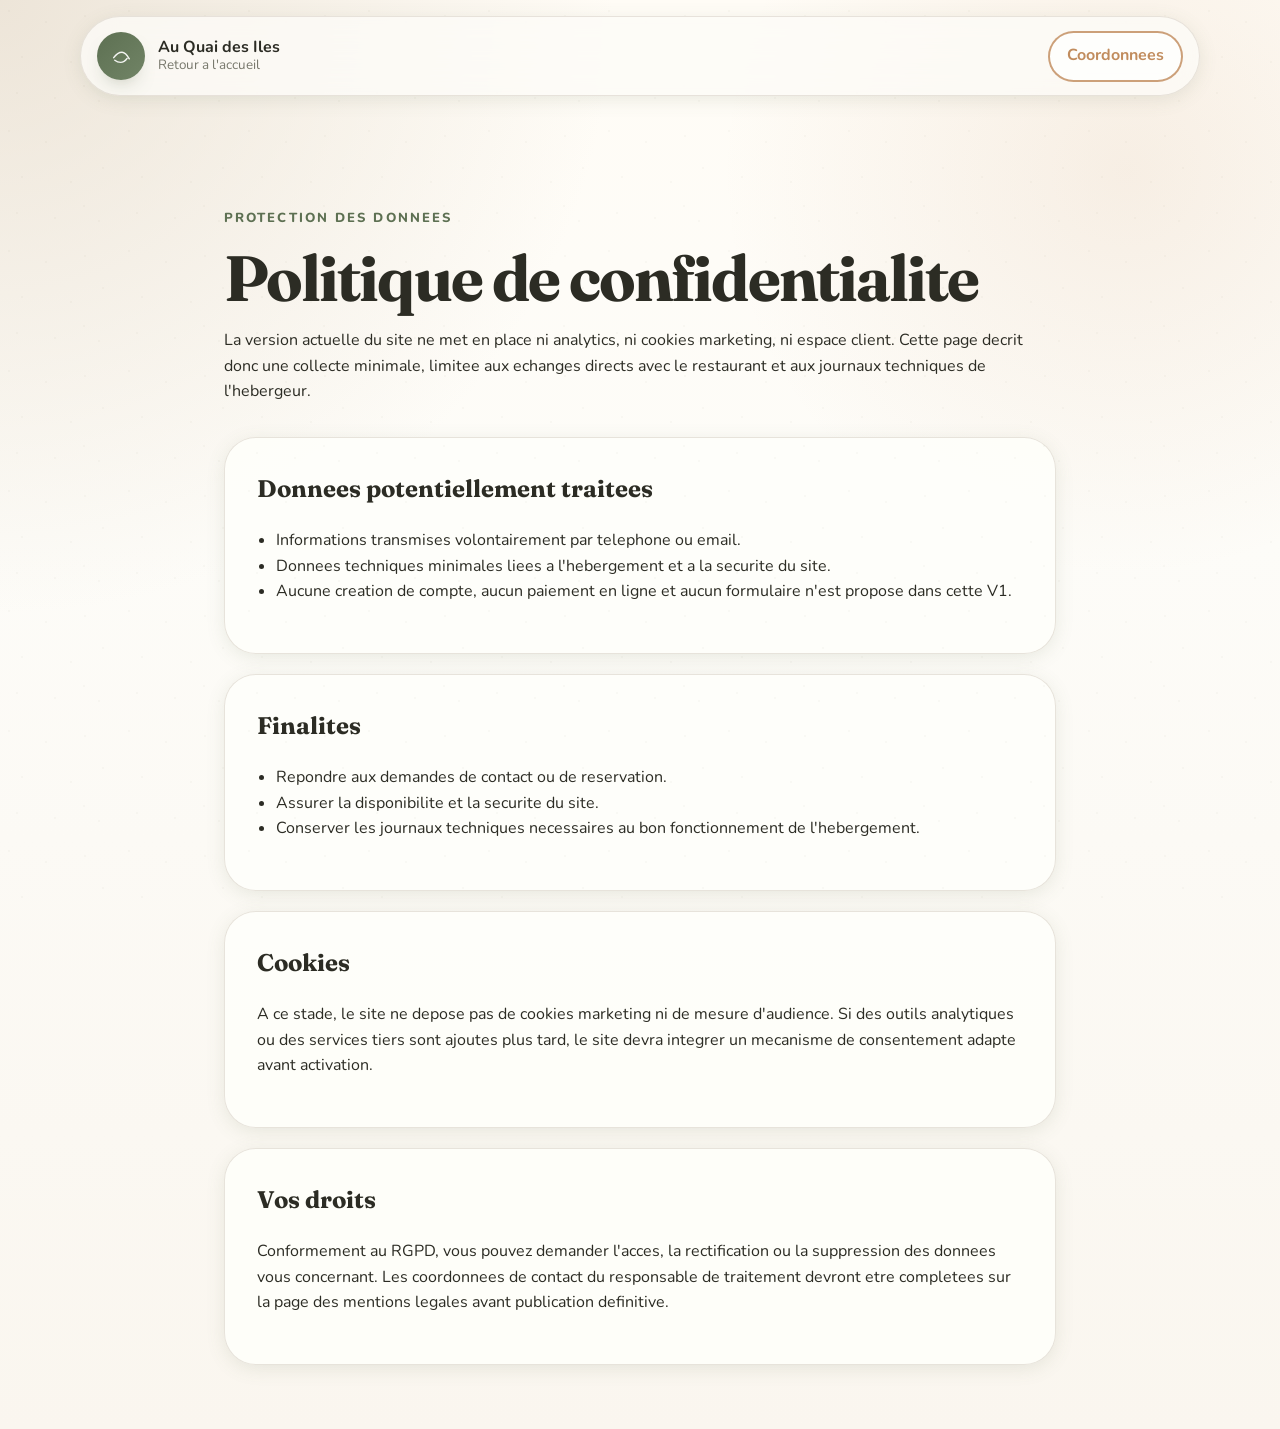
<file: confidentialite.html>
<!doctype html>
<html lang="fr">
<head>
  <meta charset="utf-8">
  <meta name="viewport" content="width=device-width, initial-scale=1">
  <title>Confidentialite | Au Quai des Iles</title>
  <meta name="description" content="Politique de confidentialite du site Au Quai des Iles.">
  <meta name="robots" content="noindex,follow">
  <meta name="theme-color" content="#fdfcf8">
  <link rel="canonical" href="https://auquaidesiles.fr/confidentialite.html">
  <link rel="icon" href="assets/icons/favicon.svg" type="image/svg+xml">
  <link rel="apple-touch-icon" href="assets/icons/apple-touch-icon.png">
  <link rel="manifest" href="site.webmanifest">
  <link rel="preconnect" href="https://fonts.googleapis.com">
  <link rel="preconnect" href="https://fonts.gstatic.com" crossorigin>
  <link href="https://fonts.googleapis.com/css2?family=Fraunces:opsz,wght@9..144,600;9..144,700&family=Nunito:wght@400;600;700&display=swap" rel="stylesheet">
  <link rel="stylesheet" href="styles.css">
</head>
<body class="utility-page">
  <nav class="top-nav" role="navigation" aria-label="Navigation de page utilitaire">
    <a class="brand" href="index.html#accueil" aria-label="Retour a l'accueil">
      <span class="brand-mark" aria-hidden="true">
        <svg viewBox="0 0 64 64" focusable="false" aria-hidden="true">
          <path d="M13 35c7-10 15-15 23-15 8 0 13 6 20 18" fill="none" stroke="currentColor" stroke-linecap="round" stroke-linejoin="round" stroke-width="4"/>
          <path d="M16 42c5 4 10 6 16 6 8 0 13-4 18-11" fill="none" stroke="currentColor" stroke-linecap="round" stroke-linejoin="round" stroke-width="4"/>
        </svg>
      </span>
      <span class="brand-copy">
        <strong>Au Quai des Iles</strong>
        <span>Retour a l'accueil</span>
      </span>
    </a>
    <a class="button button-outline button-compact" href="index.html#infos">Coordonnees</a>
  </nav>

  <main class="utility-main">
    <section class="utility-hero">
      <p class="eyebrow">Protection des donnees</p>
      <h1>Politique de confidentialite</h1>
      <p>La version actuelle du site ne met en place ni analytics, ni cookies marketing, ni espace client. Cette page decrit donc une collecte minimale, limitee aux echanges directs avec le restaurant et aux journaux techniques de l'hebergeur.</p>
    </section>

    <section class="utility-card">
      <h2>Donnees potentiellement traitees</h2>
      <ul>
        <li>Informations transmises volontairement par telephone ou email.</li>
        <li>Donnees techniques minimales liees a l'hebergement et a la securite du site.</li>
        <li>Aucune creation de compte, aucun paiement en ligne et aucun formulaire n'est propose dans cette V1.</li>
      </ul>
    </section>

    <section class="utility-card">
      <h2>Finalites</h2>
      <ul>
        <li>Repondre aux demandes de contact ou de reservation.</li>
        <li>Assurer la disponibilite et la securite du site.</li>
        <li>Conserver les journaux techniques necessaires au bon fonctionnement de l'hebergement.</li>
      </ul>
    </section>

    <section class="utility-card">
      <h2>Cookies</h2>
      <p>A ce stade, le site ne depose pas de cookies marketing ni de mesure d'audience. Si des outils analytiques ou des services tiers sont ajoutes plus tard, le site devra integrer un mecanisme de consentement adapte avant activation.</p>
    </section>

    <section class="utility-card">
      <h2>Vos droits</h2>
      <p>Conformement au RGPD, vous pouvez demander l'acces, la rectification ou la suppression des donnees vous concernant. Les coordonnees de contact du responsable de traitement devront etre completees sur la page des mentions legales avant publication definitive.</p>
    </section>
  </main>
</body>
</html>
</file>
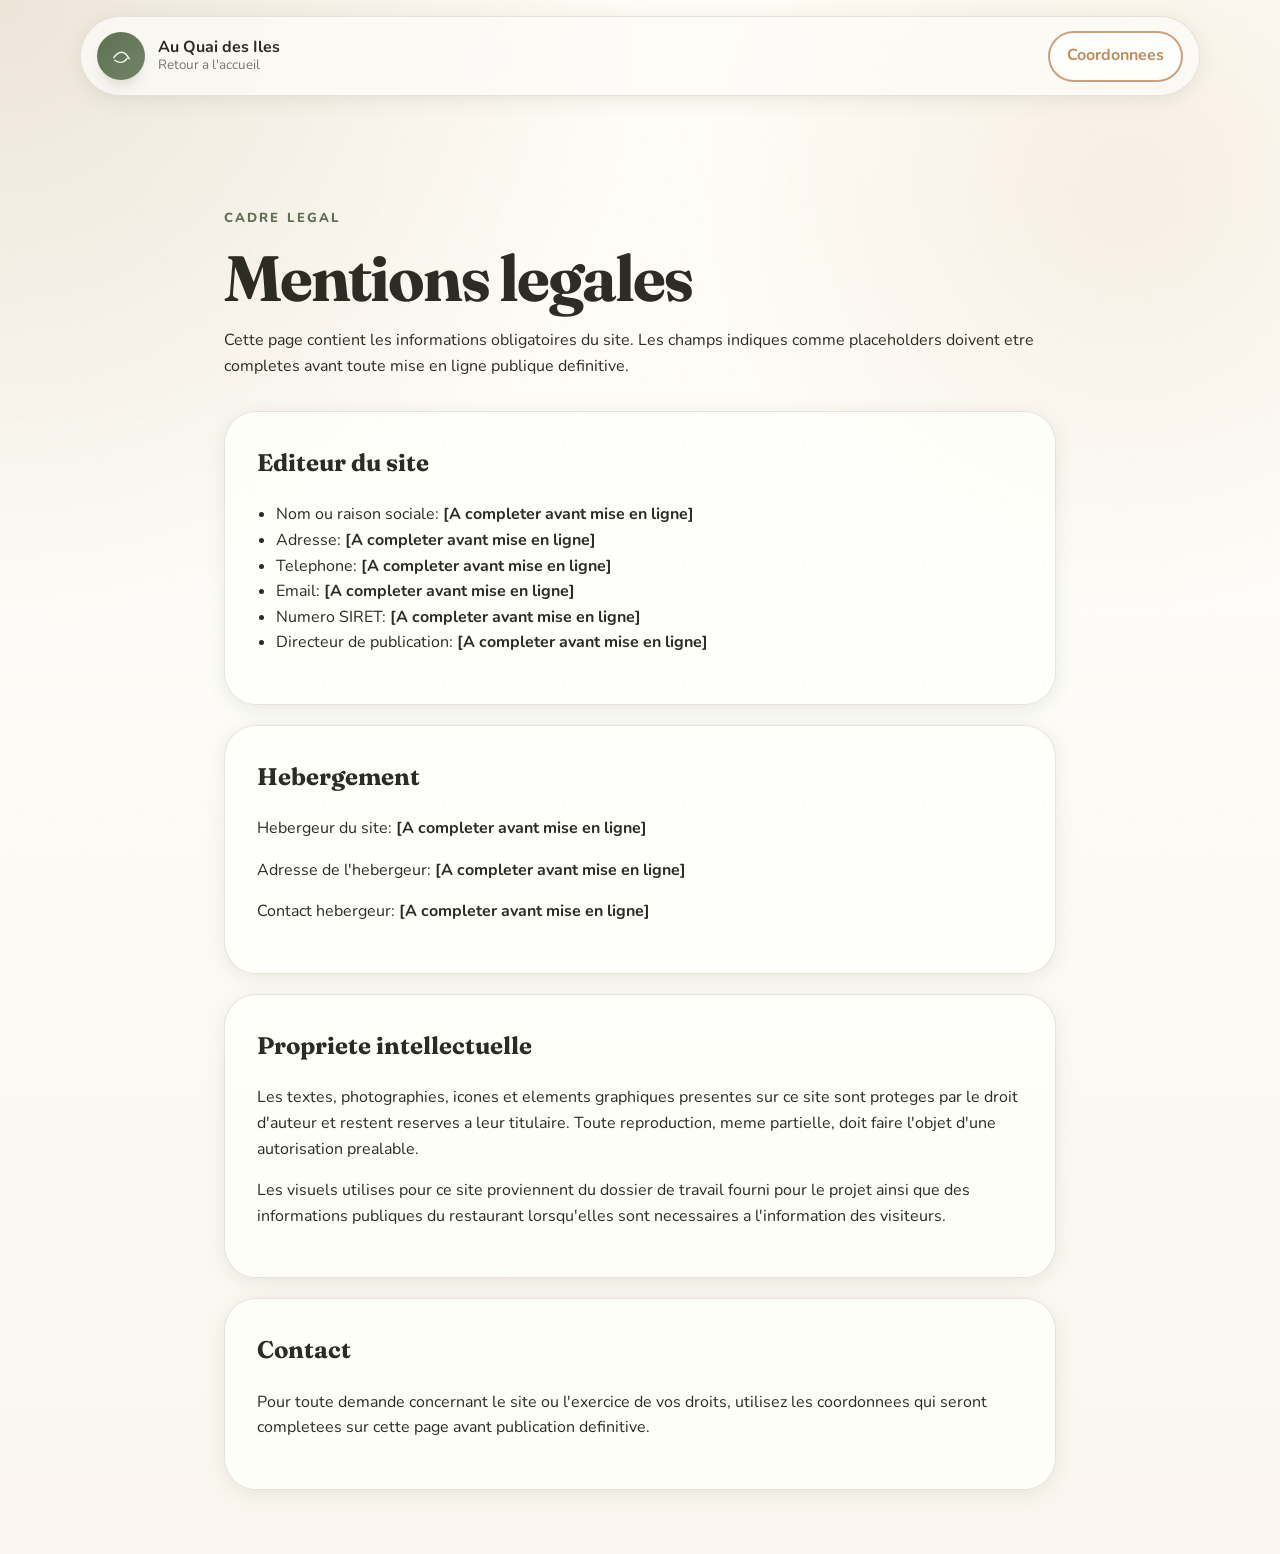
<file: mentions-legales.html>
<!doctype html>
<html lang="fr">
<head>
  <meta charset="utf-8">
  <meta name="viewport" content="width=device-width, initial-scale=1">
  <title>Mentions legales | Au Quai des Iles</title>
  <meta name="description" content="Mentions legales du site Au Quai des Iles.">
  <meta name="robots" content="noindex,follow">
  <meta name="theme-color" content="#fdfcf8">
  <link rel="canonical" href="https://auquaidesiles.fr/mentions-legales.html">
  <link rel="icon" href="assets/icons/favicon.svg" type="image/svg+xml">
  <link rel="apple-touch-icon" href="assets/icons/apple-touch-icon.png">
  <link rel="manifest" href="site.webmanifest">
  <link rel="preconnect" href="https://fonts.googleapis.com">
  <link rel="preconnect" href="https://fonts.gstatic.com" crossorigin>
  <link href="https://fonts.googleapis.com/css2?family=Fraunces:opsz,wght@9..144,600;9..144,700&family=Nunito:wght@400;600;700&display=swap" rel="stylesheet">
  <link rel="stylesheet" href="styles.css">
</head>
<body class="utility-page">
  <nav class="top-nav" role="navigation" aria-label="Navigation de page utilitaire">
    <a class="brand" href="index.html#accueil" aria-label="Retour a l'accueil">
      <span class="brand-mark" aria-hidden="true">
        <svg viewBox="0 0 64 64" focusable="false" aria-hidden="true">
          <path d="M13 35c7-10 15-15 23-15 8 0 13 6 20 18" fill="none" stroke="currentColor" stroke-linecap="round" stroke-linejoin="round" stroke-width="4"/>
          <path d="M16 42c5 4 10 6 16 6 8 0 13-4 18-11" fill="none" stroke="currentColor" stroke-linecap="round" stroke-linejoin="round" stroke-width="4"/>
        </svg>
      </span>
      <span class="brand-copy">
        <strong>Au Quai des Iles</strong>
        <span>Retour a l'accueil</span>
      </span>
    </a>
    <a class="button button-outline button-compact" href="index.html#infos">Coordonnees</a>
  </nav>

  <main class="utility-main">
    <section class="utility-hero">
      <p class="eyebrow">Cadre legal</p>
      <h1>Mentions legales</h1>
      <p>Cette page contient les informations obligatoires du site. Les champs indiques comme placeholders doivent etre completes avant toute mise en ligne publique definitive.</p>
    </section>

    <section class="utility-card">
      <h2>Editeur du site</h2>
      <ul>
        <li>Nom ou raison sociale: <strong>[A completer avant mise en ligne]</strong></li>
        <li>Adresse: <strong>[A completer avant mise en ligne]</strong></li>
        <li>Telephone: <strong>[A completer avant mise en ligne]</strong></li>
        <li>Email: <strong>[A completer avant mise en ligne]</strong></li>
        <li>Numero SIRET: <strong>[A completer avant mise en ligne]</strong></li>
        <li>Directeur de publication: <strong>[A completer avant mise en ligne]</strong></li>
      </ul>
    </section>

    <section class="utility-card">
      <h2>Hebergement</h2>
      <p>Hebergeur du site: <strong>[A completer avant mise en ligne]</strong></p>
      <p>Adresse de l'hebergeur: <strong>[A completer avant mise en ligne]</strong></p>
      <p>Contact hebergeur: <strong>[A completer avant mise en ligne]</strong></p>
    </section>

    <section class="utility-card">
      <h2>Propriete intellectuelle</h2>
      <p>Les textes, photographies, icones et elements graphiques presentes sur ce site sont proteges par le droit d'auteur et restent reserves a leur titulaire. Toute reproduction, meme partielle, doit faire l'objet d'une autorisation prealable.</p>
      <p>Les visuels utilises pour ce site proviennent du dossier de travail fourni pour le projet ainsi que des informations publiques du restaurant lorsqu'elles sont necessaires a l'information des visiteurs.</p>
    </section>

    <section class="utility-card">
      <h2>Contact</h2>
      <p>Pour toute demande concernant le site ou l'exercice de vos droits, utilisez les coordonnees qui seront completees sur cette page avant publication definitive.</p>
    </section>
  </main>
</body>
</html>
</file>
<file: styles.css>
:root {
  --background: #fdfcf8;
  --foreground: #2c2c24;
  --primary: #5d7052;
  --primary-foreground: #f3f4f1;
  --secondary: #c18c5d;
  --secondary-foreground: #ffffff;
  --accent: #e6dccd;
  --accent-foreground: #4a4a40;
  --muted: #f0ebe5;
  --muted-foreground: #78786c;
  --border: #ded8cf;
  --surface: #fefefa;
  --surface-strong: #fbf7f0;
  --shadow-soft: 0 4px 20px -2px rgba(93, 112, 82, 0.15);
  --shadow-float: 0 18px 50px -18px rgba(193, 140, 93, 0.28);
  --shadow-deep: 0 32px 72px -36px rgba(44, 44, 36, 0.3);
  --radius-xl: 2rem;
  --radius-blob: 60% 40% 30% 70% / 60% 30% 70% 40%;
  --radius-blob-alt: 34% 66% 61% 39% / 47% 44% 56% 53%;
  --radius-blob-soft: 30% 70% 70% 30% / 30% 30% 70% 70%;
  --container: min(1120px, calc(100% - 2rem));
  --transition: 280ms ease;
  --nav-offset: 1rem;
}

*,
*::before,
*::after {
  box-sizing: border-box;
}

html {
  scroll-behavior: smooth;
}

section[id] {
  scroll-margin-top: 7rem;
}

body {
  margin: 0;
  min-width: 320px;
  font-family: "Nunito", sans-serif;
  color: var(--foreground);
  background:
    radial-gradient(circle at top left, rgba(230, 220, 205, 0.72), transparent 32%),
    radial-gradient(circle at 88% 12%, rgba(193, 140, 93, 0.12), transparent 24%),
    linear-gradient(180deg, #fffcf6 0%, var(--background) 38%, #faf6ef 100%);
  line-height: 1.6;
  text-rendering: optimizeLegibility;
}

body::before {
  content: "";
  position: fixed;
  inset: 0;
  pointer-events: none;
  opacity: 0.045;
  mix-blend-mode: multiply;
  background-image: url("data:image/svg+xml,%3Csvg xmlns='http://www.w3.org/2000/svg' width='120' height='120' viewBox='0 0 120 120'%3E%3Cg fill='%235d7052'%3E%3Ccircle cx='9' cy='11' r='1'/%3E%3Ccircle cx='46' cy='22' r='1'/%3E%3Ccircle cx='85' cy='16' r='1'/%3E%3Ccircle cx='103' cy='48' r='1'/%3E%3Ccircle cx='22' cy='57' r='1'/%3E%3Ccircle cx='71' cy='62' r='1'/%3E%3Ccircle cx='55' cy='98' r='1'/%3E%3Ccircle cx='99' cy='101' r='1'/%3E%3Ccircle cx='17' cy='93' r='1'/%3E%3Ccircle cx='84' cy='86' r='1'/%3E%3C/g%3E%3C/svg%3E");
}

img {
  display: block;
  max-width: 100%;
}

a {
  color: inherit;
}

button,
a,
input,
textarea,
select {
  font: inherit;
}

button {
  cursor: pointer;
}

.page-shell {
  overflow: clip;
}

.container {
  width: var(--container);
  margin: 0 auto;
}

.section {
  position: relative;
  padding: 5.5rem 0;
}

.section-soft {
  background: linear-gradient(180deg, rgba(240, 235, 229, 0.56), rgba(253, 252, 248, 0.3));
}

.section-tinted {
  background: linear-gradient(180deg, rgba(230, 220, 205, 0.38), rgba(253, 252, 248, 0.88));
}

.section-contrast {
  color: var(--primary-foreground);
  padding-top: 4.75rem;
  padding-bottom: 3.75rem;
  background:
    radial-gradient(circle at 12% 20%, rgba(255, 255, 255, 0.08), transparent 24%),
    radial-gradient(circle at 90% 10%, rgba(193, 140, 93, 0.28), transparent 26%),
    linear-gradient(145deg, #55684c 0%, #4d5d45 45%, #495745 100%);
}

.skip-link {
  position: absolute;
  left: 1rem;
  top: 1rem;
  z-index: 300;
  padding: 0.75rem 1rem;
  border-radius: 999px;
  background: var(--surface);
  color: var(--foreground);
  transform: translateY(-200%);
  transition: transform var(--transition);
}

.skip-link:focus-visible {
  transform: translateY(0);
}

.site-header {
  position: relative;
  padding: 1.5rem 0 0;
}

.top-nav {
  position: sticky;
  top: var(--nav-offset);
  z-index: 50;
  display: flex;
  align-items: center;
  justify-content: space-between;
  gap: 1rem;
  width: var(--container);
  margin: 0 auto;
  padding: 0.85rem 1rem;
  border: 1px solid rgba(222, 216, 207, 0.72);
  border-radius: 999px;
  background: rgba(253, 252, 248, 0.78);
  backdrop-filter: blur(16px);
  box-shadow: var(--shadow-soft);
}

.brand,
.brand-copy,
.nav-cluster,
.nav-panel,
.hero-actions,
.hero-notes,
.hero-badges,
.fact-strip,
.info-actions,
.hours-links,
.footer-links,
.trust-actions {
  display: flex;
  align-items: center;
  gap: 0.8rem;
}

.brand {
  text-decoration: none;
}

.brand-mark {
  display: grid;
  place-items: center;
  width: 3rem;
  height: 3rem;
  border-radius: 50%;
  color: var(--primary-foreground);
  background: linear-gradient(135deg, var(--primary), #718466);
  box-shadow: 0 10px 22px -14px rgba(93, 112, 82, 0.9);
}

.brand-mark svg {
  width: 1.45rem;
}

.brand-copy {
  flex-direction: column;
  align-items: flex-start;
  gap: 0.1rem;
  line-height: 1.1;
}

.brand-copy strong {
  font-size: 1rem;
}

.brand-copy span {
  color: var(--muted-foreground);
  font-size: 0.84rem;
}

.nav-cluster {
  margin-left: auto;
}

.nav-panel a,
.footer-links a,
.hours-links a {
  text-decoration: none;
}

.nav-panel a {
  padding: 0.65rem 0.9rem;
  border-radius: 999px;
  color: var(--accent-foreground);
  transition: background var(--transition), color var(--transition), transform var(--transition);
}

.nav-panel-actions {
  display: none;
}

.nav-panel a:hover,
.nav-panel a:focus-visible {
  color: var(--primary);
  background: rgba(93, 112, 82, 0.09);
  transform: translateY(-1px);
}

.nav-toggle,
.lang-toggle,
.button {
  min-height: 3rem;
  border: 0;
  border-radius: 999px;
}

.nav-toggle,
.lang-toggle {
  display: inline-flex;
  align-items: center;
  gap: 0.55rem;
  padding: 0.75rem 1rem;
  color: var(--foreground);
  background: rgba(255, 255, 255, 0.72);
  box-shadow: inset 0 0 0 1px rgba(222, 216, 207, 0.92);
}

.nav-toggle svg {
  width: 1rem;
}

.nav-toggle {
  display: none;
}

.lang-toggle {
  font-weight: 700;
}

.button {
  display: inline-flex;
  align-items: center;
  justify-content: center;
  padding: 0.8rem 1.45rem;
  font-weight: 700;
  text-decoration: none;
  transition: transform var(--transition), box-shadow var(--transition), background var(--transition), color var(--transition), border-color var(--transition);
}

.button:hover,
.button:focus-visible,
.lang-toggle:hover,
.lang-toggle:focus-visible,
.nav-toggle:hover,
.nav-toggle:focus-visible {
  transform: translateY(-2px) scale(1.02);
}

.button:active,
.lang-toggle:active,
.nav-toggle:active {
  transform: scale(0.98);
}

.button-primary {
  color: var(--primary-foreground);
  background: linear-gradient(140deg, var(--primary), #68805c);
  box-shadow: 0 8px 24px -8px rgba(93, 112, 82, 0.42);
}

:focus-visible {
  outline: 3px solid rgba(93, 112, 82, 0.34);
  outline-offset: 4px;
}

.button-outline {
  color: var(--secondary);
  background: rgba(255, 255, 255, 0.7);
  box-shadow: inset 0 0 0 2px rgba(193, 140, 93, 0.82);
}

.button-light {
  color: var(--foreground);
  background: rgba(255, 255, 255, 0.92);
}

.button-light-secondary {
  color: var(--primary-foreground);
  background: transparent;
  box-shadow: inset 0 0 0 2px rgba(255, 255, 255, 0.22);
}

.button-compact {
  min-height: 2.8rem;
  padding-inline: 1.2rem;
}

.hero {
  padding-top: 3.5rem;
}

.ambient {
  position: absolute;
  border-radius: var(--radius-blob);
  filter: blur(70px);
  pointer-events: none;
}

.ambient-one {
  top: 8%;
  left: -6%;
  width: 20rem;
  height: 20rem;
  background: rgba(230, 220, 205, 0.9);
}

.ambient-two {
  right: -4%;
  top: 12%;
  width: 18rem;
  height: 18rem;
  background: rgba(193, 140, 93, 0.14);
}

.hero-grid,
.split-layout,
.info-layout,
.footer-layout {
  display: grid;
  gap: 2.4rem;
}

.hero-copy,
.hero-visual,
.section-copy,
.experience-highlight,
.feature-plate,
.info-card,
.hours-card {
  min-width: 0;
}

.hero-copy {
  display: grid;
  align-content: start;
  gap: 1.35rem;
}

.hero-grid,
.split-layout,
.info-layout {
  grid-template-columns: repeat(2, minmax(0, 1fr));
  align-items: center;
}

.hero-copy h1,
.section-heading h2,
.section-copy h2,
.experience-highlight h2,
.info-card h2,
.trust-card h3,
.feature-copy h3,
.experience-copy h3 {
  margin: 0;
  font-family: "Fraunces", serif;
  font-weight: 700;
  letter-spacing: -0.03em;
  line-height: 1.06;
}

.hero-copy h1 {
  max-width: 10ch;
  font-size: clamp(3.2rem, 5vw, 5.6rem);
}

.section-heading h2,
.section-copy h2,
.experience-highlight h2,
.info-card h2 {
  max-width: 12ch;
  font-size: clamp(2.3rem, 4vw, 4rem);
}

.eyebrow,
.menu-kicker,
.trust-label,
.card-kicker {
  margin: 0 0 1rem;
  color: var(--primary);
  font-size: 0.82rem;
  font-weight: 800;
  letter-spacing: 0.16em;
  text-transform: uppercase;
}

.hero-text,
.section-heading p,
.section-copy p,
.experience-copy p,
.feature-copy,
.hours-note,
.footer-meta {
  margin: 0;
  color: var(--muted-foreground);
}

.feature-list,
.menu-list,
.info-list,
.gallery-grid,
.service-grid,
.trust-grid {
  margin-top: 1.15rem;
}

/* hero-badges et hero-notes sont dans un grid avec gap — pas de margin-top supplémentaire */

.hero-badges {
  flex-wrap: wrap;
}

.hero-actions {
  flex-wrap: wrap;
  align-items: flex-start;
  margin-top: 0.15rem;
}

.hero-notes {
  flex-wrap: wrap;
}

.badge,
.note-pill,
.fact-pill,
.service-card,
.menu-card,
.trust-card,
.photo-card,
.info-card,
.hours-card,
.experience-card,
.feature-plate,
.gallery-item {
  position: relative;
  overflow: hidden;
  border: 1px solid rgba(222, 216, 207, 0.62);
  background: rgba(254, 254, 250, 0.92);
  box-shadow: var(--shadow-soft);
}


.badge,
.note-pill {
  padding: 0.7rem 1rem;
  border-radius: 999px;
  background: rgba(255, 255, 255, 0.72);
}

.note-label {
  display: block;
  color: var(--muted-foreground);
  font-size: 0.8rem;
}

.photo-card {
  background: var(--surface);
  transition: transform 500ms ease, box-shadow 500ms ease;
}

.parallax {
  --parallax-offset: 0px;
}

.photo-card-wide.parallax,
.feature-figure.parallax {
  transform: translateY(var(--parallax-offset));
}

.photo-card img,
.experience-figure img,
.feature-figure img,
.gallery-item img {
  width: 100%;
  height: 100%;
  object-fit: cover;
}

.photo-card-main {
  width: min(100%, 35rem);
  padding: 1rem;
  border-radius: 2.8rem 4rem 2.5rem 3rem;
  transform: rotate(-2deg) translateY(var(--parallax-offset));
  box-shadow: var(--shadow-deep);
}

.photo-card-main figcaption {
  padding: 0.85rem 0.35rem 0;
  color: var(--muted-foreground);
  font-size: 0.92rem;
}

.photo-card-side {
  position: absolute;
  right: -1rem;
  top: 4rem;
  width: min(42%, 15rem);
  border-radius: var(--radius-blob-soft);
}

.photo-card-wide {
  position: absolute;
  bottom: -1.25rem;
  left: -1rem;
  width: min(55%, 20rem);
  border-radius: 2rem 4rem 2rem 4.5rem;
}

.hero-visual {
  position: relative;
  min-height: 36rem;
}

.fact-strip,
.service-grid,
.menu-grid,
.trust-grid,
.gallery-grid,
.footer-layout {
  align-items: stretch;
}

.fact-strip {
  flex-wrap: wrap;
}

.fact-pill,
.service-card,
.menu-card,
.trust-card,
.info-card,
.hours-card,
.experience-card,
.feature-plate,
.gallery-item {
  padding: 1.4rem;
  border-radius: 2rem;
}

.fact-pill {
  flex: 1 1 10rem;
}

.fact-pill strong {
  display: block;
  margin-bottom: 0.2rem;
}

.experience-card,
.feature-plate {
  display: grid;
  gap: 1.2rem;
  border-radius: 2.4rem 3.4rem 2.3rem 2.4rem;
}

.experience-figure,
.feature-figure {
  margin: 0;
  aspect-ratio: 1.15 / 1;
  overflow: hidden;
  border-radius: 2rem;
}

.menu-grid,
.trust-grid {
  display: grid;
  gap: 1.25rem;
}

.menu-grid {
  grid-template-columns: repeat(4, minmax(0, 1fr));
}

.trust-grid {
  grid-template-columns: repeat(3, minmax(0, 1fr));
}

.menu-card,
.service-card {
  display: grid;
  align-content: start;
  transition: transform var(--transition), box-shadow var(--transition);
}

.menu-card:hover,
.service-card:hover,
.trust-card:hover,
.gallery-item:hover,
.photo-card:hover {
  transform: translateY(-4px);
  box-shadow: var(--shadow-float);
}

.menu-card:nth-child(2),
.service-card:nth-child(2),
.trust-card:nth-child(2) {
  border-radius: 3rem 2rem 3.4rem 2rem;
}

.menu-card:nth-child(3),
.service-card:nth-child(3),
.trust-card:nth-child(3) {
  border-radius: 2rem 3.4rem 2rem 3rem;
}

.menu-card-featured {
  background: linear-gradient(160deg, rgba(93, 112, 82, 0.12), rgba(255, 255, 255, 0.94));
}

.menu-head {
  margin-bottom: 1.15rem;
}

.menu-price {
  margin: 0.2rem 0 0;
  color: var(--secondary);
  font-size: 1.3rem;
  font-weight: 800;
}

.menu-list,
.feature-list {
  padding-left: 1.2rem;
}

.menu-note,
.section-footnote {
  color: var(--muted-foreground);
}

.section-footnote {
  margin-top: 1.5rem;
}

.service-grid {
  display: grid;
  grid-template-columns: repeat(2, minmax(0, 1fr));
  gap: 1rem;
}

.service-card h3,
.trust-card h3,
.menu-card h3,
.info-list dt,
.footer-brand {
  font-family: "Fraunces", serif;
}

.service-card h3 {
  margin: 0 0 0.4rem;
  font-size: 1.05rem;
}

.service-card p {
  margin: 0;
  color: var(--muted-foreground);
  font-size: 0.92rem;
}

.gallery-grid {
  display: grid;
  grid-template-columns: 1.15fr 0.85fr;
  gap: 1rem;
}

.gallery-item {
  margin: 0;
}

.gallery-item img {
  aspect-ratio: 1 / 1;
  border-radius: 1.45rem;
}

.gallery-item-large {
  grid-row: span 2;
}

.gallery-item-medium {
  grid-column: auto;
}

.gallery-item-wide {
  grid-column: span 2;
}

.gallery-item-wide img {
  aspect-ratio: 2.2 / 1;
}

.gallery-item figcaption {
  padding-top: 0.75rem;
  color: var(--muted-foreground);
}

.eyebrow-light,
.section-heading-light h2,
.section-contrast .button-light-secondary {
  color: var(--primary-foreground);
}

.section-contrast .trust-card {
  color: #11110d;
  background: rgba(255, 255, 255, 0.08);
  border-color: rgba(255, 255, 255, 0.08);
}

.section-contrast .card-kicker,
.section-contrast .menu-kicker,
.section-contrast .eyebrow {
  color: rgba(243, 244, 241, 0.74);
}

.info-list {
  display: grid;
  gap: 1rem;
}

.info-list dt {
  margin-bottom: 0.2rem;
  font-size: 1.15rem;
}

.info-list dd {
  margin: 0;
}

.hours-card {
  background: linear-gradient(180deg, rgba(255, 255, 255, 0.88), rgba(240, 235, 229, 0.8));
}

.hours-row {
  display: flex;
  align-items: baseline;
  justify-content: space-between;
  gap: 1rem;
  padding: 1rem 0;
  border-bottom: 1px solid rgba(222, 216, 207, 0.8);
}

.hours-row strong {
  color: var(--primary);
}

.hours-row:last-of-type {
  border-bottom: none;
}

.footer-layout {
  grid-template-columns: 1fr auto;
  padding: 2rem 0 0.8rem;
}

.site-footer {
  border-top: 1px solid rgba(222, 216, 207, 0.85);
  background: rgba(249, 244, 237, 0.88);
}

.footer-brand {
  margin: 0 0 0.25rem;
  font-size: 1.6rem;
}

.footer-meta {
  padding: 0 0 2rem;
}

.section-heading {
  max-width: 44rem;
  margin-bottom: 1.45rem;
}

.split-layout-reverse {
  grid-template-columns: 0.95fr 1.05fr;
}

.section-contrast .section-heading {
  max-width: 36rem;
}

.section-contrast .trust-actions {
  margin-top: 2rem;
}

.visually-hidden,
.is-hidden {
  position: absolute;
  width: 1px;
  height: 1px;
  padding: 0;
  margin: -1px;
  overflow: hidden;
  clip: rect(0, 0, 0, 0);
  white-space: nowrap;
  border: 0;
}

.reveal {
  opacity: 1;
  transform: none;
}

.js .reveal {
  opacity: 0;
  transform: translateY(26px);
  transition: opacity 700ms ease, transform 700ms ease;
}

.js .reveal.is-visible {
  opacity: 1;
  transform: translateY(0);
}

.utility-page {
  display: flex;
  min-height: 100vh;
  flex-direction: column;
}

.utility-main {
  flex: 1;
  padding: 8rem 0 4rem;
}

.utility-hero,
.utility-card {
  max-width: 52rem;
  margin: 0 auto;
}

.utility-hero {
  margin-bottom: 2rem;
}

.utility-hero h1 {
  margin: 0 0 1rem;
  font-family: "Fraunces", serif;
  font-size: clamp(2.6rem, 5vw, 4.6rem);
  line-height: 1.04;
  letter-spacing: -0.03em;
}

.utility-card {
  padding: 2rem;
  border: 1px solid rgba(222, 216, 207, 0.72);
  border-radius: 2rem;
  background: rgba(254, 254, 250, 0.92);
  box-shadow: var(--shadow-soft);
}

.utility-card + .utility-card {
  margin-top: 1.25rem;
}

.utility-card h2 {
  margin-top: 0;
  font-family: "Fraunces", serif;
}

.utility-card ul {
  padding-left: 1.2rem;
}

@media (max-width: 1180px) {
  .hero-grid,
  .split-layout,
  .info-layout,
  .split-layout-reverse,
  .footer-layout {
    grid-template-columns: 1fr;
  }

  .hero-copy h1,
  .section-heading h2,
  .section-copy h2,
  .experience-highlight h2,
  .info-card h2 {
    max-width: none;
  }

  .hero-visual {
    min-height: 32rem;
  }

  .menu-grid,
  .trust-grid {
    grid-template-columns: repeat(2, minmax(0, 1fr));
  }

  .service-grid {
    grid-template-columns: 1fr;
  }

  .photo-card-main {
    width: min(100%, 28rem);
  }

  .photo-card-side {
    top: 2rem;
  }

  .gallery-item-wide {
    grid-column: auto;
  }

  .gallery-item-wide img {
    aspect-ratio: 1.35 / 1;
  }
}

@media (max-width: 1023px) {
  .menu-grid,
  .trust-grid {
    grid-template-columns: 1fr;
  }
}

@media (max-width: 767px) {
  :root {
    --container: min(100% - 1.2rem, 100%);
    --nav-offset: 0.6rem;
  }

  .section {
    padding: 4.25rem 0;
  }

  .section-contrast {
    padding-top: 4rem;
    padding-bottom: 3rem;
  }

  .top-nav {
    position: sticky;
    top: var(--nav-offset);
    display: flex;
    align-items: center;
    gap: 0.75rem;
    padding: 0.7rem 0.85rem;
    border-radius: 999px;
  }

  .brand {
    min-width: 0;
    flex: 1;
    gap: 0.65rem;
  }

  .brand-mark {
    width: 2.55rem;
    height: 2.55rem;
  }

  .brand-copy strong {
    font-size: 0.98rem;
  }

  .brand-copy span {
    display: none;
  }

  .nav-cluster {
    position: relative;
    display: flex;
    align-items: center;
    gap: 0.65rem;
    width: auto;
    margin-left: auto;
  }

  .nav-toggle {
    display: inline-flex;
  }

  .nav-toggle {
    min-height: 2.8rem;
    padding-inline: 1.1rem;
  }

  .nav-panel {
    position: absolute;
    top: calc(100% + 0.7rem);
    right: 0;
    left: auto;
    display: none;
    flex-direction: column;
    align-items: stretch;
    width: min(18rem, calc(100vw - 1.2rem));
    padding: 0.8rem;
    border: 1px solid rgba(222, 216, 207, 0.78);
    border-radius: 1.5rem;
    background: rgba(254, 254, 250, 0.96);
    box-shadow: var(--shadow-float);
  }

  .nav-panel.is-open {
    display: flex;
  }

  .lang-toggle,
  .button-compact {
    display: none;
  }

  .nav-panel-actions {
    display: grid;
    gap: 0.65rem;
    margin-top: 0.75rem;
    padding-top: 0.75rem;
    border-top: 1px solid rgba(222, 216, 207, 0.72);
  }

  .nav-panel .lang-toggle,
  .nav-panel .button {
    display: inline-flex;
    width: 100%;
    justify-content: center;
    min-height: 2.8rem;
  }

  .hero {
    padding-top: 1.1rem;
  }

  .hero-copy {
    gap: 0.95rem;
    padding: 1.2rem;
    border: 1px solid rgba(222, 216, 207, 0.62);
    border-radius: 2rem;
    background-color: rgba(254, 254, 250, 0.78);
    background-image:
      linear-gradient(180deg, rgba(253, 252, 248, 0.6) 0%, rgba(253, 252, 248, 0.82) 42%, rgba(253, 252, 248, 0.96) 100%),
      url("assets/img/facade-640.jpg");
    background-image:
      linear-gradient(180deg, rgba(253, 252, 248, 0.6) 0%, rgba(253, 252, 248, 0.82) 42%, rgba(253, 252, 248, 0.96) 100%),
      image-set(
        url("assets/img/facade-640.webp") 1x,
        url("assets/img/facade-960.webp") 2x
      );
    background-position: center center;
    background-repeat: no-repeat;
    background-size: cover;
    box-shadow: var(--shadow-soft);
  }

  .hero-copy h1 {
    font-size: clamp(2.05rem, 10.5vw, 2.9rem);
    line-height: 0.98;
  }

  .hero-text {
    font-size: 1.05rem;
    line-height: 1.55;
  }

  .hero-actions,
  .hero-badges,
  .fact-strip,
  .hours-links,
  .footer-links,
  .trust-actions {
    flex-wrap: wrap;
  }

  .hero-badges,
  .hero-actions,
  .hero-notes {
    display: grid;
    grid-template-columns: 1fr;
    gap: 0.75rem;
  }

  .badge,
  .note-pill {
    width: 100%;
  }

  .gallery-grid {
    grid-template-columns: 1fr;
  }

  .gallery-item-large,
  .gallery-item-wide {
    grid-row: auto;
    grid-column: auto;
  }

  .hero-visual {
    min-height: 26rem;
  }

  .photo-card-main,
  .photo-card-wide {
    position: relative;
    inset: auto;
    width: 100%;
    transform: none;
  }

  .photo-card-side {
    display: none;
  }

  .hero-visual {
    display: grid;
    gap: 0.85rem;
  }

  .hours-row {
    flex-direction: column;
    align-items: flex-start;
  }
}

@media (prefers-reduced-motion: reduce) {
  html {
    scroll-behavior: auto;
  }

  *,
  *::before,
  *::after {
    animation: none !important;
    transition-duration: 0.01ms !important;
    transition-delay: 0ms !important;
  }

  .reveal {
    opacity: 1;
    transform: none;
  }
}
</file>
